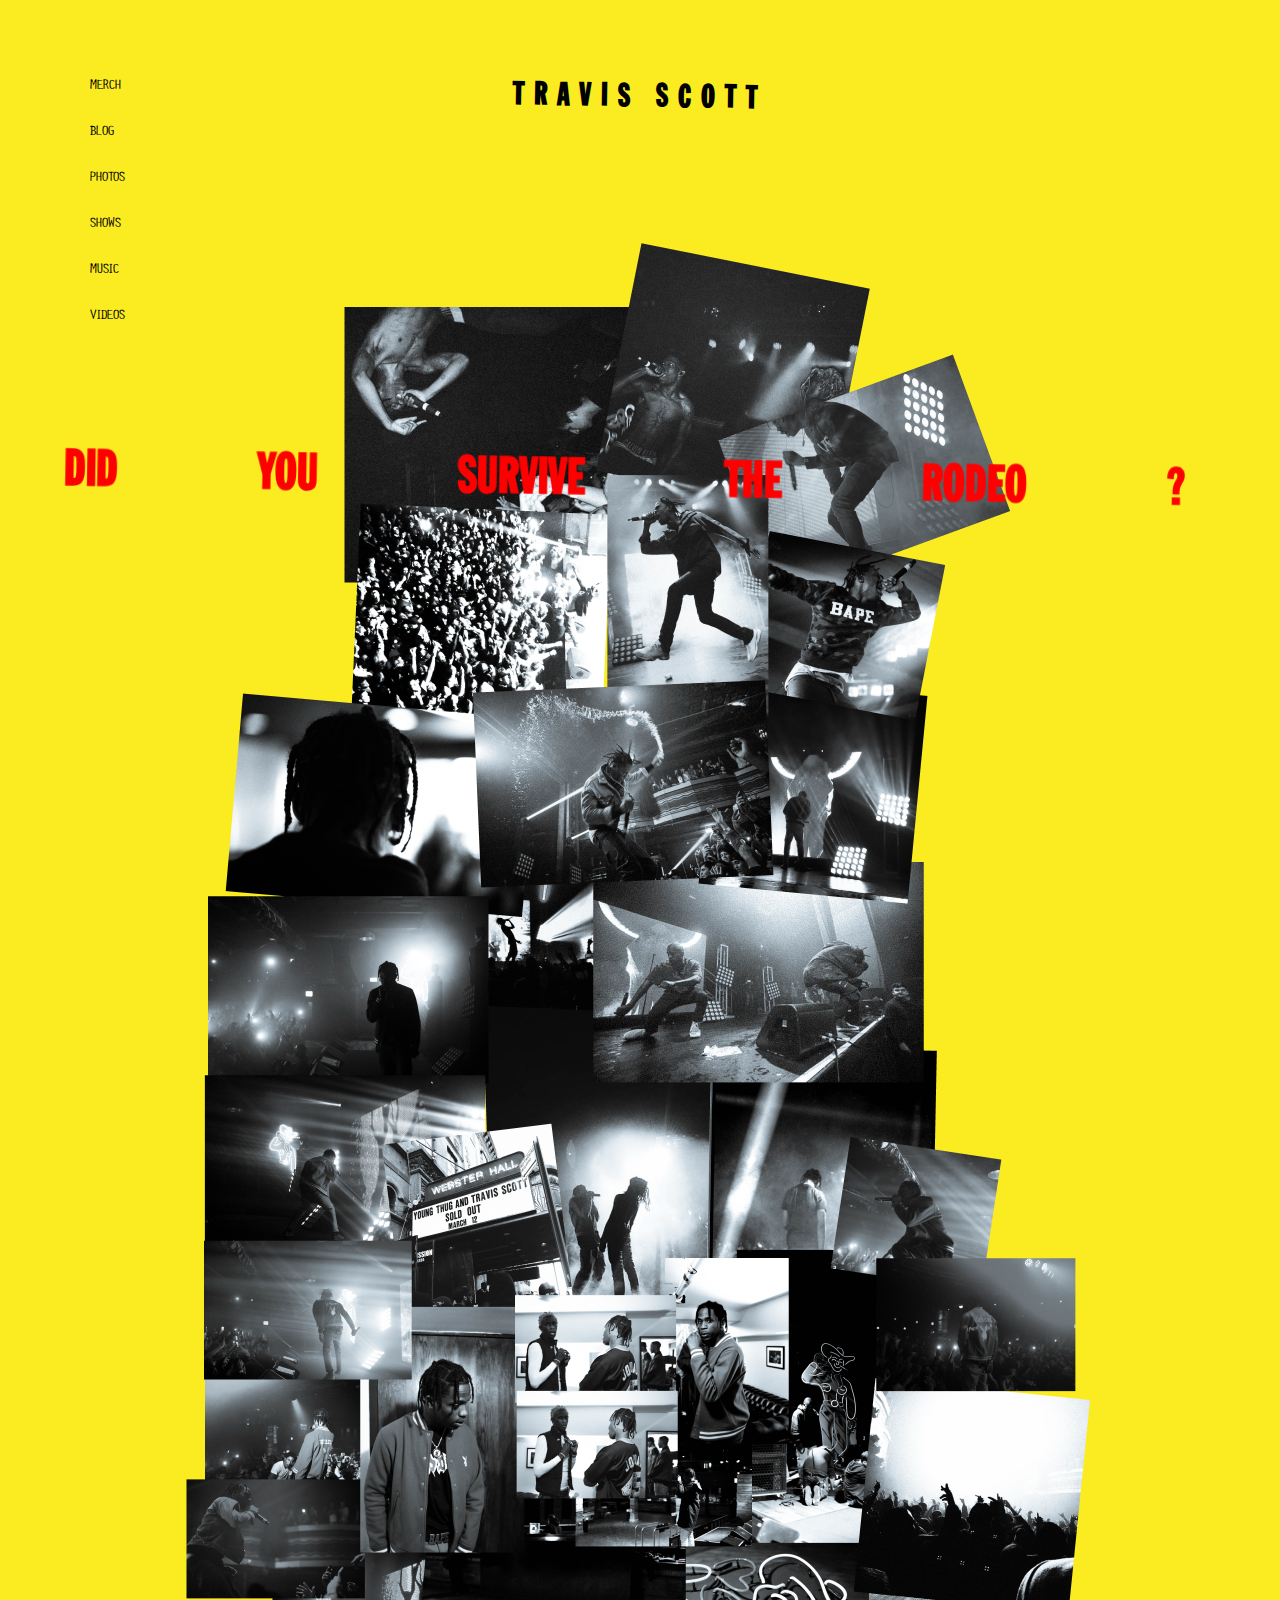
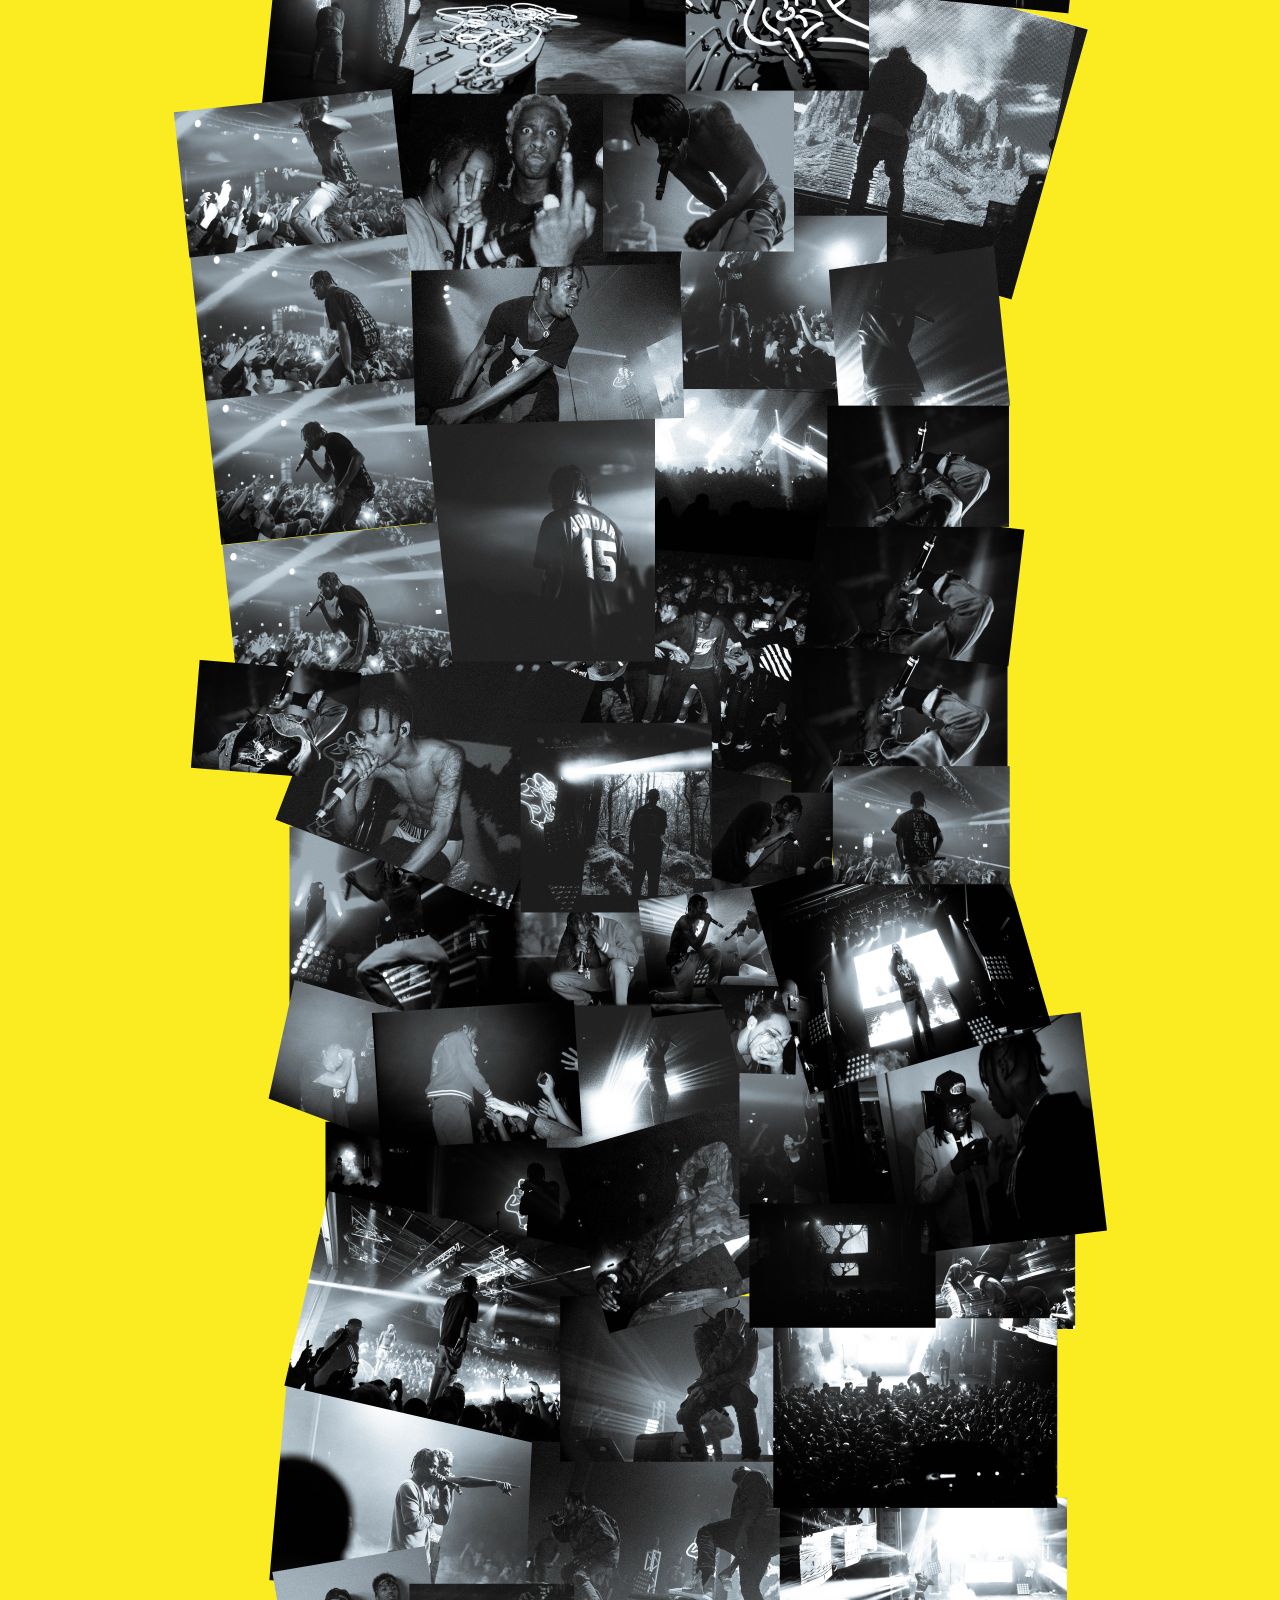
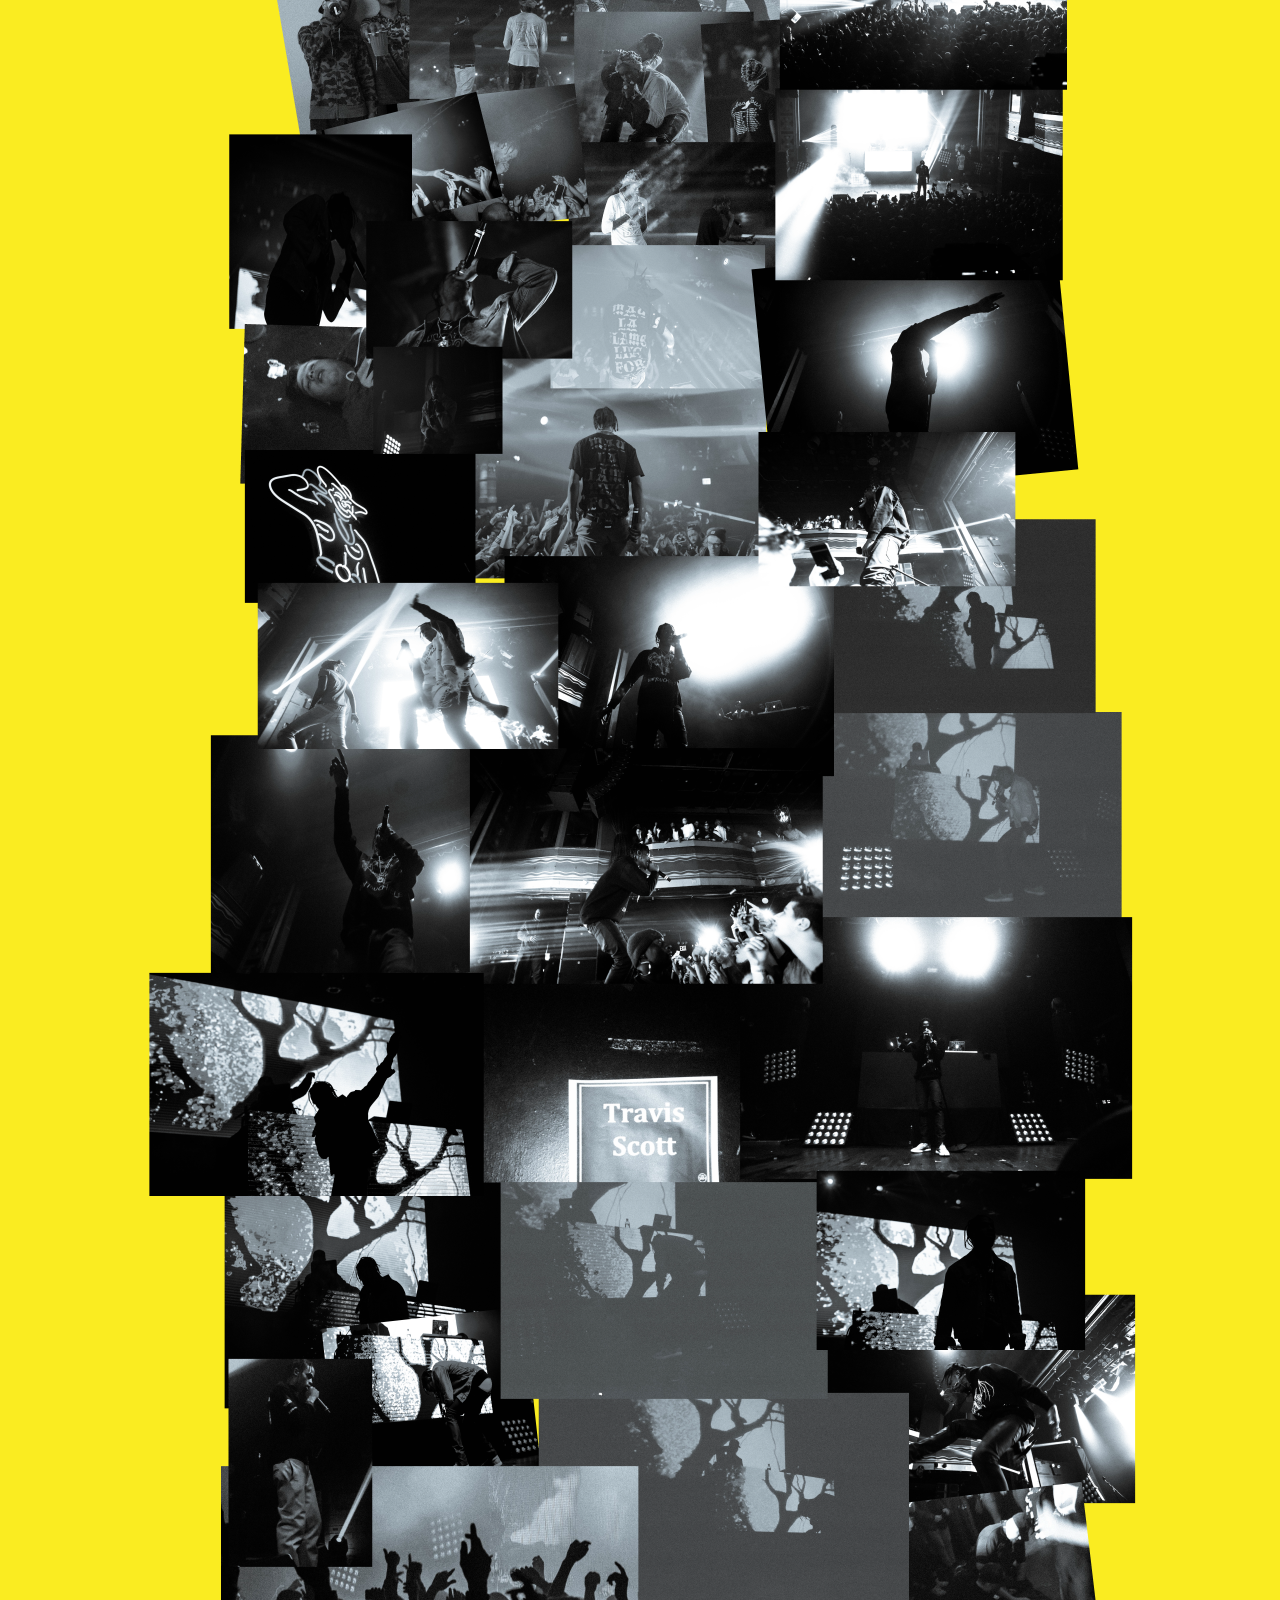
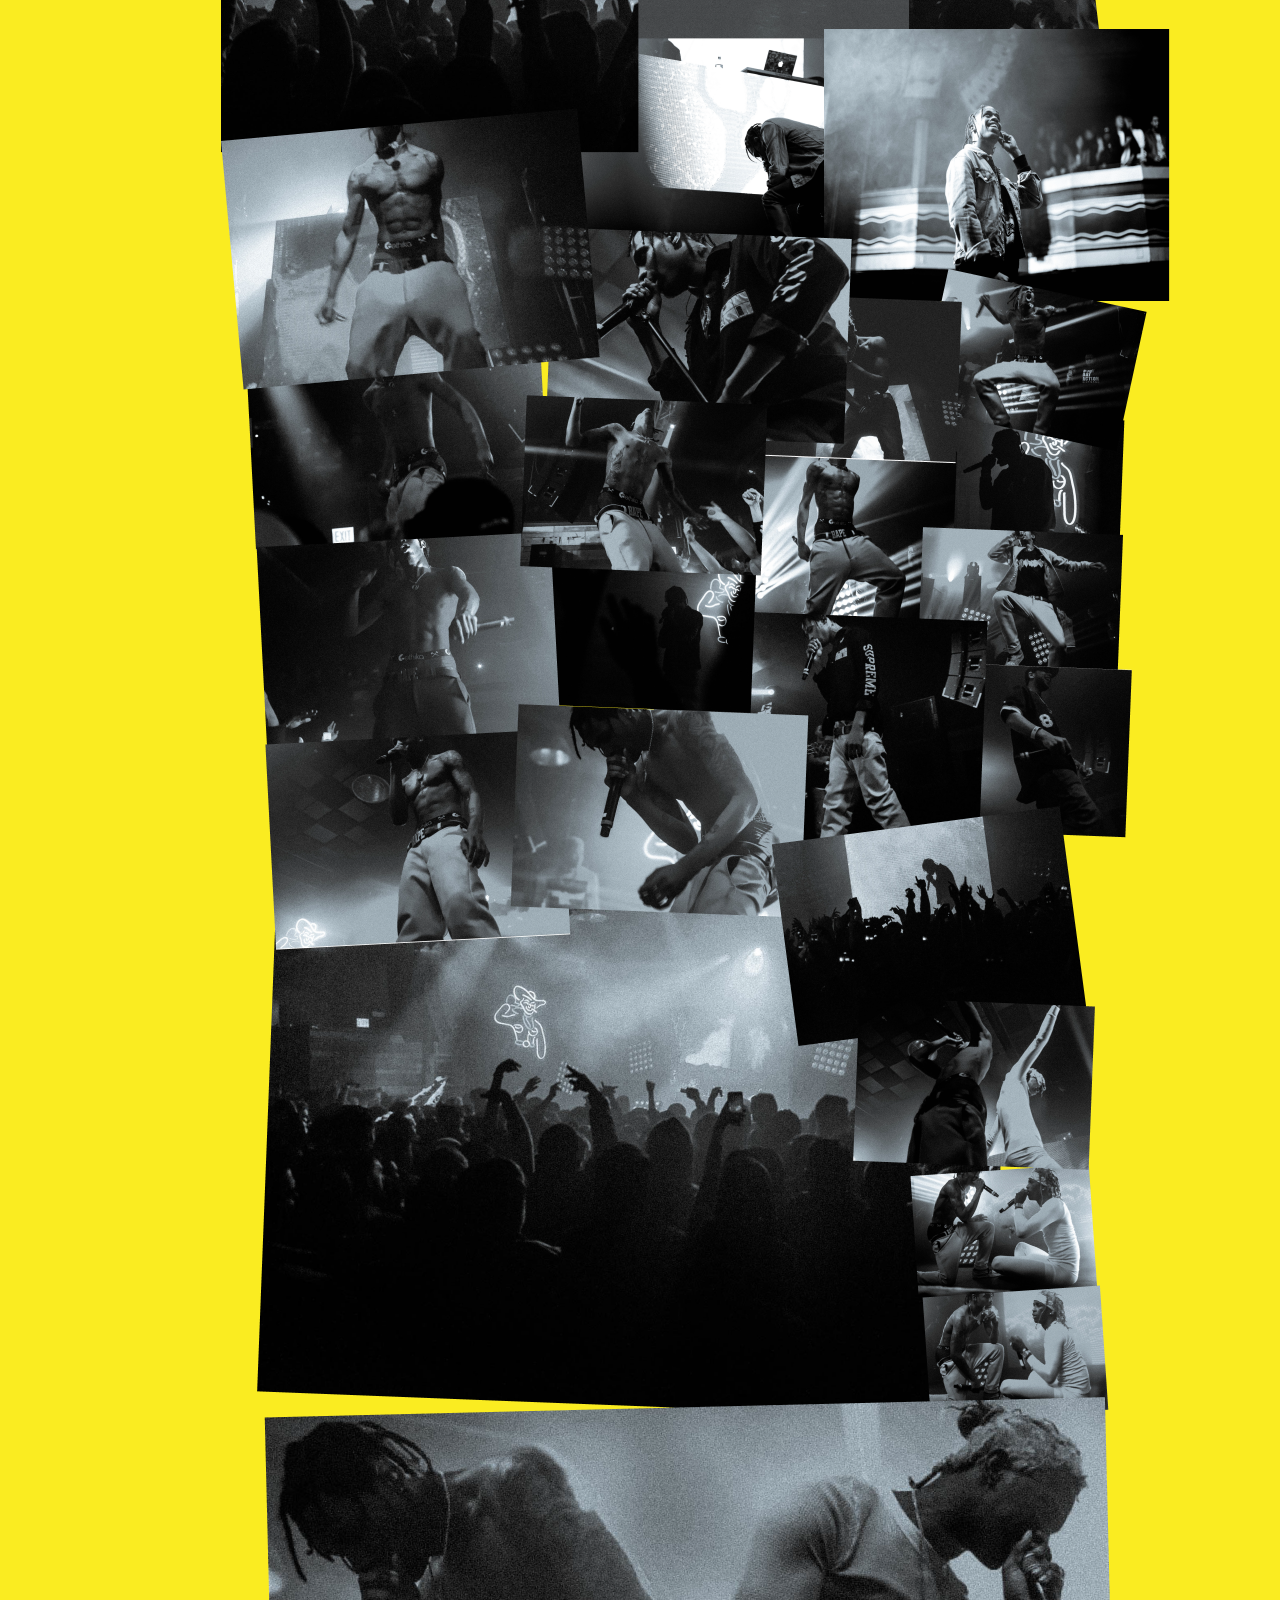
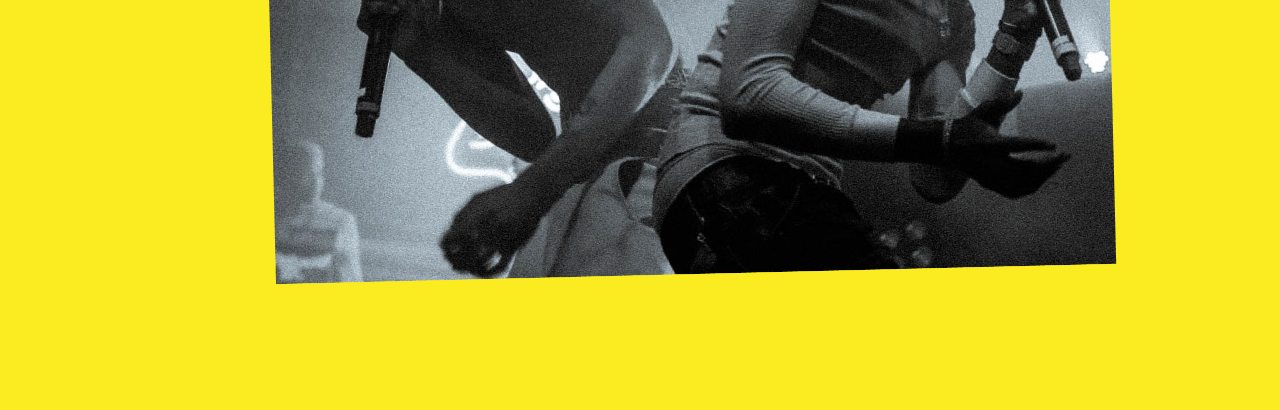
<file: index.html>
<!DOCTYPE html>
<html>
	<head>
		<meta http-equiv="Content-Type" content="text/html; charset=UTF-8" />
		<meta content="Ezra Miller" name="author" />
		<meta content="Travis Scott Official Website" name="description" />
		<meta content="Travis Scott" property="og:title" />
		<meta content="Travis Scott Official Website" property="og:description" />
		<meta content="http://www.travisscott.com" property="og:url" />
		<meta content="Travis Scott" property="og:site_name" />
		<meta content="http://travisscott.com/img/fb.png" property="og:image" />
		<title>Travis Scott</title>
		<meta name="viewport" content="width=device-width, initial-scale=1.0, maximum-scale=1.0, user-scalable=no" />
		<link rel="stylesheet" href="css/normalize.css">
		<link rel="stylesheet" href="css/3.css">
		<link rel="icon" href="tsimages/favicon.ico" type="image/x-icon" />
		<script src="js/vendor/modernizr-2.6.2.min.js"></script>
		<script src="js/vendor/pace.min.js"></script>
		<style>
		</style>
	</head>
	<body>
		<div class="no-overflow">
			<div class="header-container">
				<h1 class="header"><a id="home" href="main.html">TRAVIS SCOTT</a></h1>
				<a id="back-button" href="main.html">&#60;</a>
			</div>
			<div class="nav-container">
				<ul id="nav">
					<li><a href="http://travisscott.myshopify.com/">MERCH</a></li>
					<li><a href="http://travis-x.tumblr.com">BLOG</a></li>
					<li><a id="photos" href="photos.html">PHOTOS</a></li>
					<h1 id="did-you-mobile">
						DID
						&nbsp;&nbsp;&nbsp;&nbsp;
						YOU
						&nbsp;&nbsp;&nbsp;&nbsp;
						SURVIVE
						&nbsp;&nbsp;&nbsp;&nbsp;
						THE
						&nbsp;&nbsp;&nbsp;&nbsp;
						RODEO
						&nbsp;&nbsp;&nbsp;&nbsp;
						?
					</h1>
					<li><a id="shows" href="shows.html">SHOWS</a></li>
					<li><a id="music" href="music.html">MUSIC</a></li>
					<li><a id="videos" href="videos.html">VIDEOS</a></li>
				</ul>

			</div>
			<div id="main">		
			</div>
			<!-- <a href="" id="menu-button">MENU</a> -->
			<!-- <img src="img/bigtourimage-3.png" alt=""> -->


			<!-- <footer>MADE BY <a href="http://ezramiller.biz/">EZRA</a></footer> -->
		</div>

		<script>
		var nav = document.getElementById("nav");
		var back_button = document.getElementById("back-button");
		var home = document.getElementById("home");
		var main = document.getElementById("main");
		var did_you_mobile = document.getElementById("did-you-mobile");
		var videos = document.getElementById("videos");
		var music = document.getElementById("music");
		var photos = document.getElementById("photos");
		var shows = document.getElementById("shows");
		var firstLoad = true;
		setupHistoryClicks();
		function setupHistoryClicks() {
		  addClicker(videos);
		  addClicker(music);
		  addClicker(photos);
		  addClicker(shows);
		  addClicker(back_button);
		  addClicker(home);
		}
		function addClicker(link) {
		  link.addEventListener("click", function(e) {
		    swapContent(link.href);
		    history.pushState(null, null, link.href);
		    e.preventDefault();
		  }, false);
		}

		function swapContent(href, callback) {
		  var req = new XMLHttpRequest();
		  req.open("GET",
		           "http://ezmill.github.io/travis2/templates/" +
		             href.split("/").pop(),
		           false);
			req.send(null);
		    if (req.status == 200) {
		    	if(window.innerWidth >= 701 || firstLoad){
				    main.innerHTML = req.responseText;
				    firstLoad = false;
		    	} else {
				    main.innerHTML = req.responseText;
				    back_button.style.display = "inline";
    		    	if(href == "http://ezmill.github.io/travis2/main.html"){ //to-do
					    nav.style.display = "block";
    				    back_button.style.display = "none";
			    	} else {
					    nav.style.display = "none";
			    	}
		    	}

			    setupHistoryClicks();
		    return true;
		  }
		  return false;
		}
		// back_button.addEventListener("click", function(e){
		// 	firstLoad = true;
		// 	// swapContent("images.html");
		//     history.pushState(null, null, "images.html");

		// })
		window.addEventListener("popstate", function(e) {
		    swapContent(location.pathname);
		});

		window.addEventListener("resize", function(e){
			if(back_button.style.display == "inline" && window.innerWidth>=700){
				back_button.style.display = "none";
			}
			if(nav.style.display == "none" && window.innerWidth>=700){
				nav.style.display = "block";
			}

		});

		document.body.onload = function(e){
			swapContent("main.html");
		    history.pushState(null, null, "main.html");
		    // e.preventDefault();
		}


		</script>
		<script>
		  (function(i,s,o,g,r,a,m){i['GoogleAnalyticsObject']=r;i[r]=i[r]||function(){
		  (i[r].q=i[r].q||[]).push(arguments)},i[r].l=1*new Date();a=s.createElement(o),
		  m=s.getElementsByTagName(o)[0];a.async=1;a.src=g;m.parentNode.insertBefore(a,m)
		  })(window,document,'script','//www.google-analytics.com/analytics.js','ga');

		  ga('create', 'UA-61497885-1', 'auto');
		  ga('send', 'pageview');

		</script>
	</body>
</html>
</file>
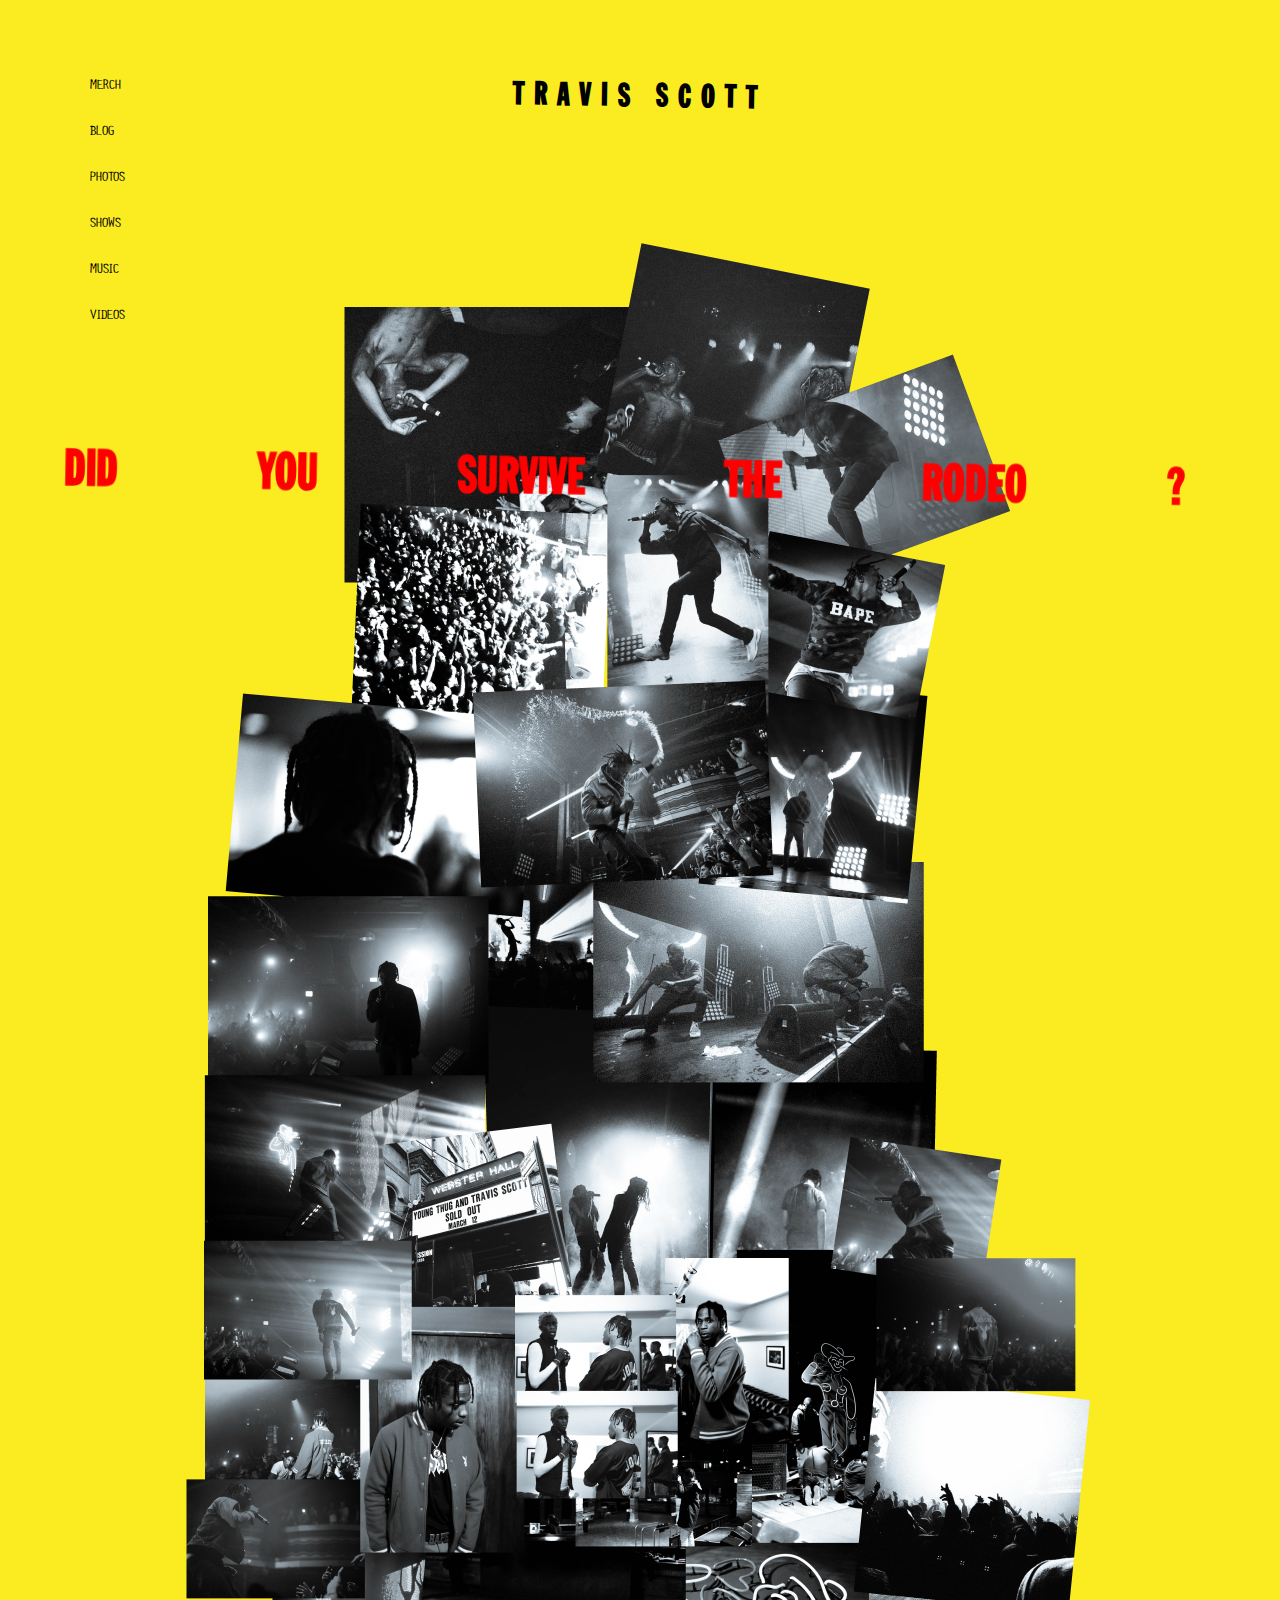
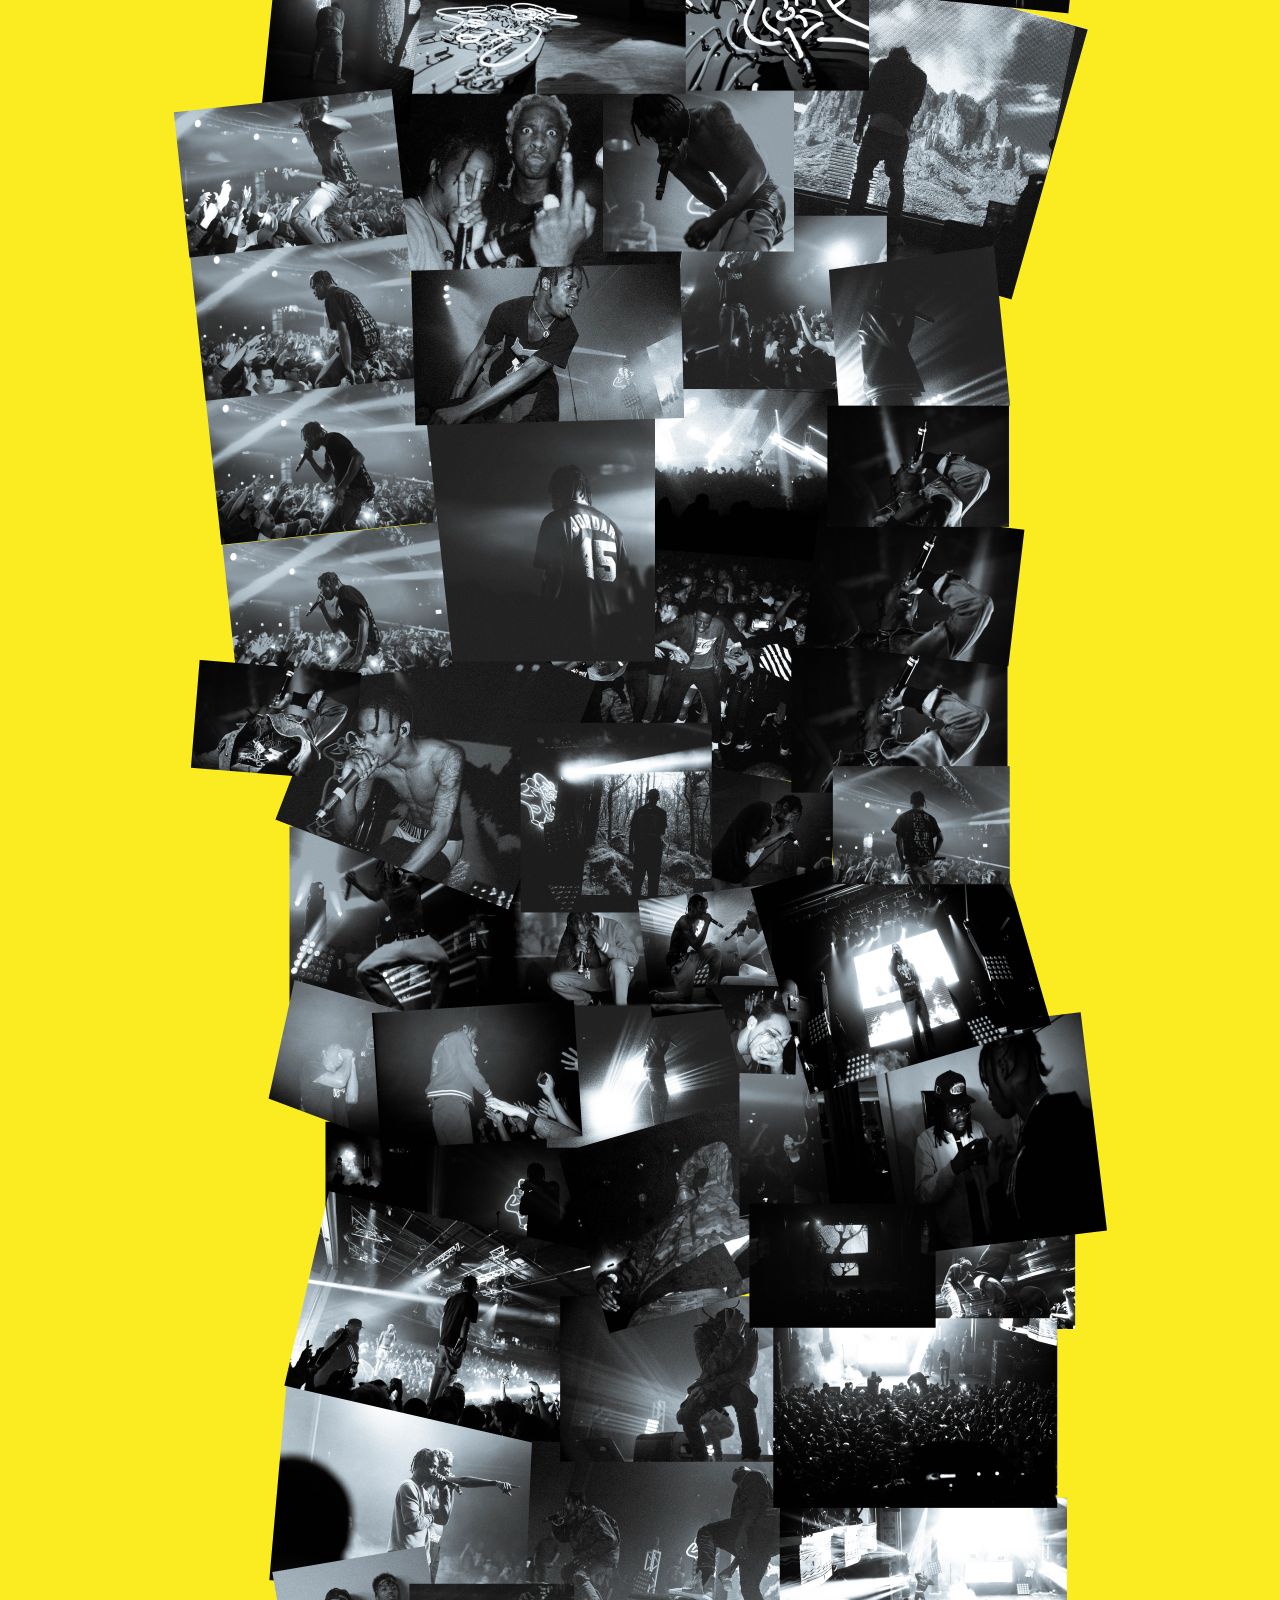
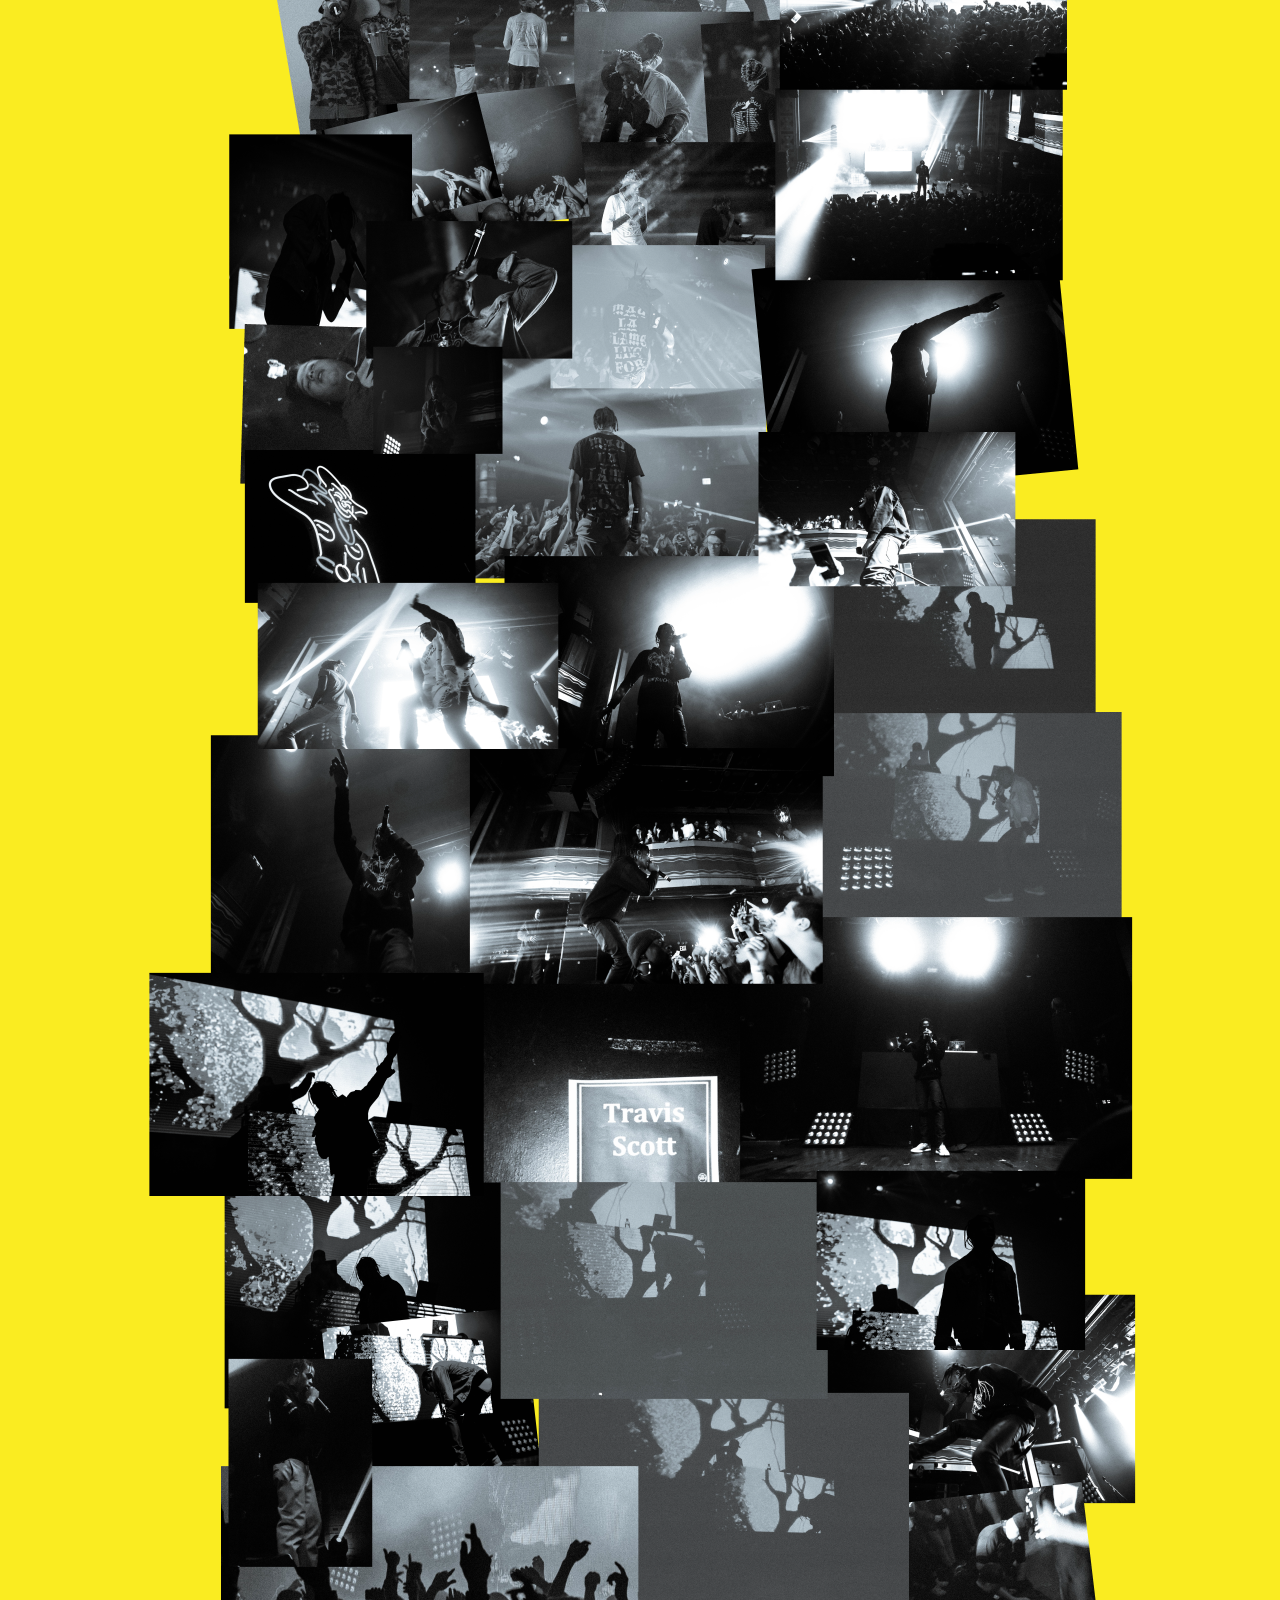
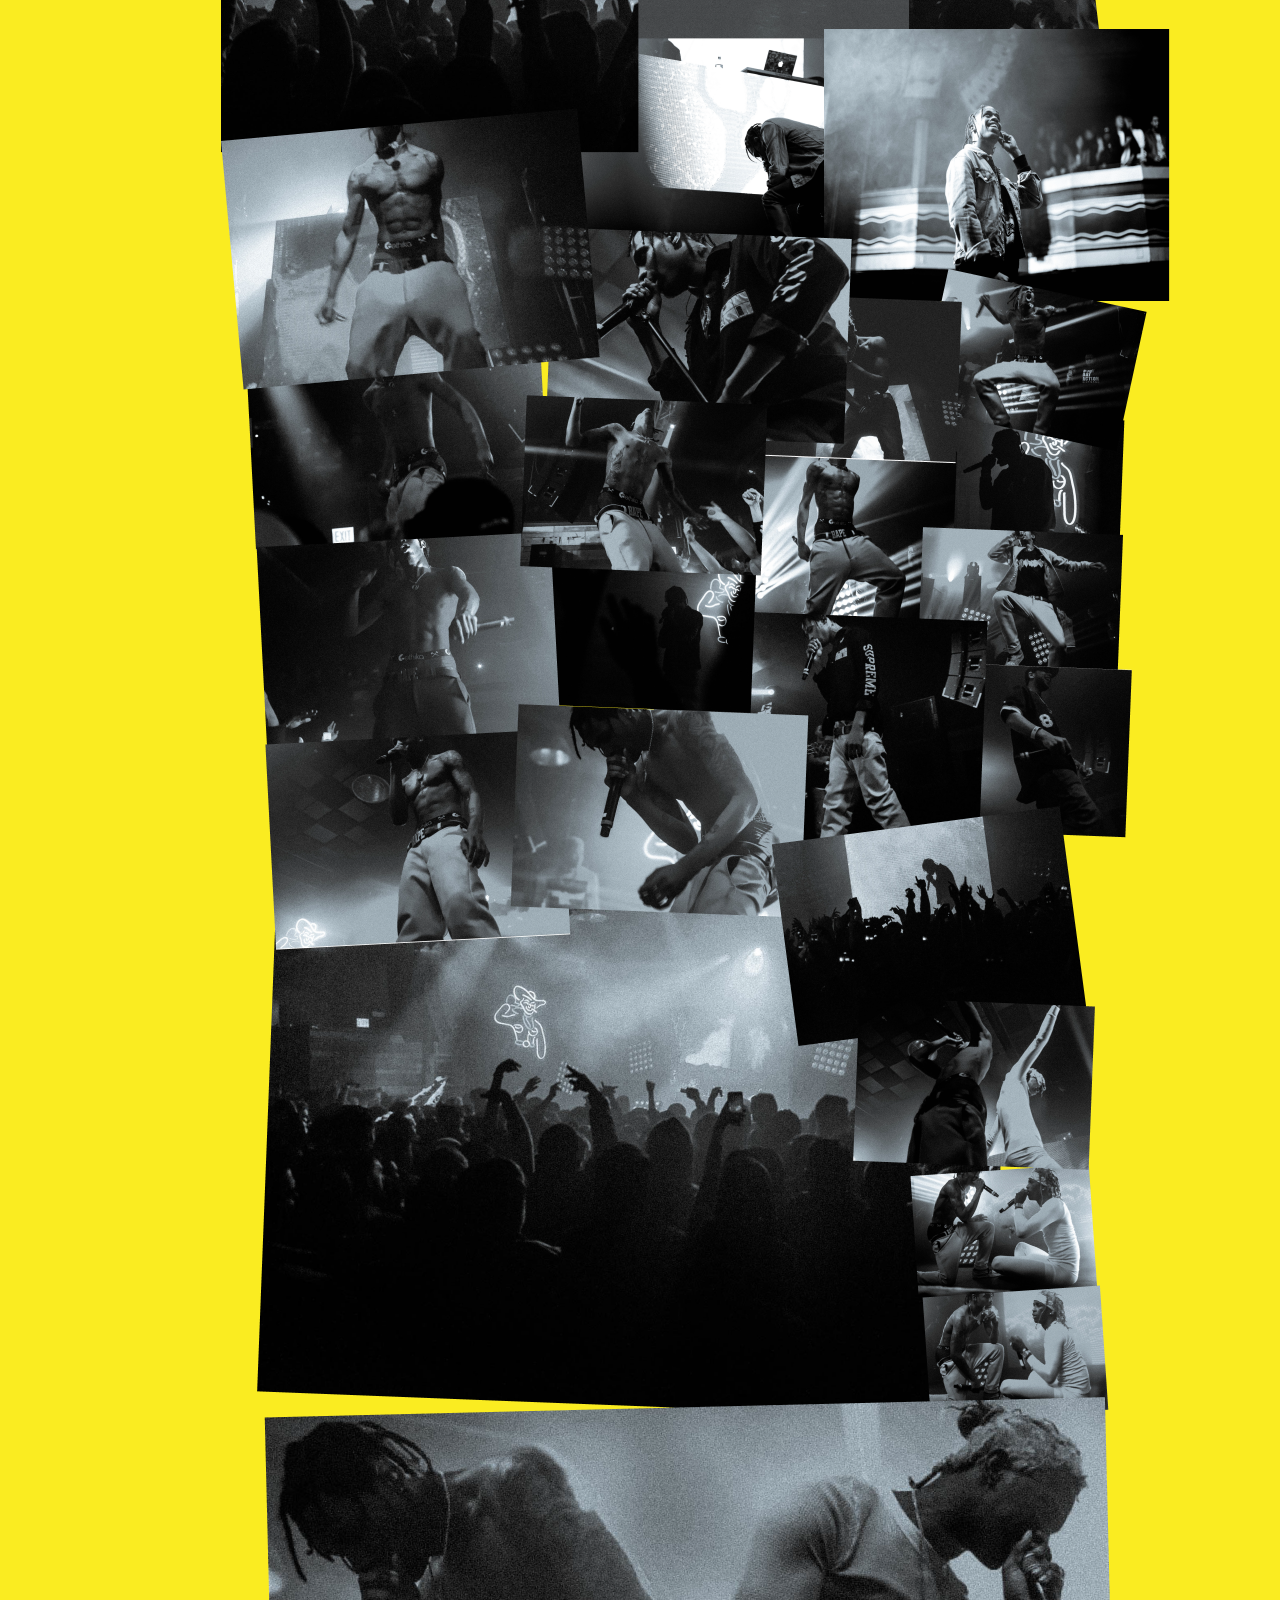
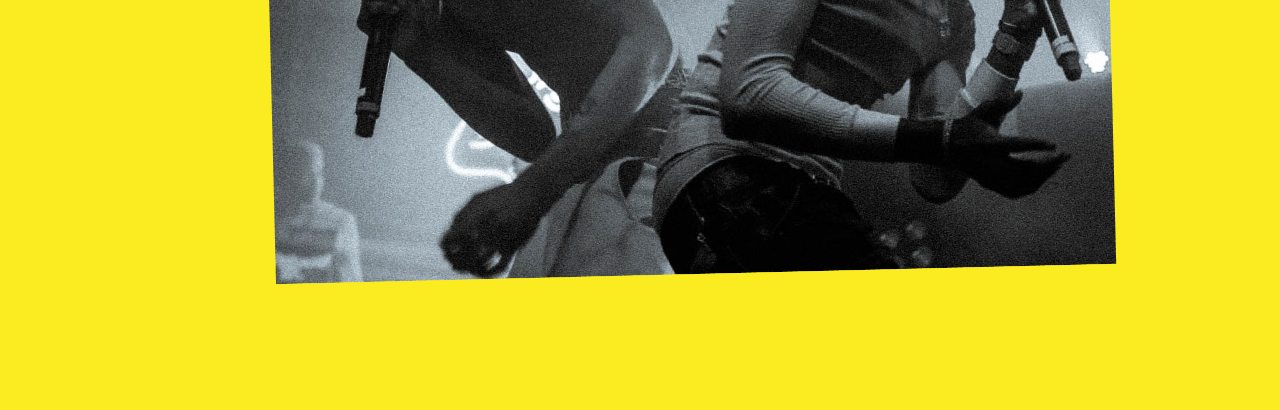
<file: 2.html>
<!DOCTYPE html>
<html>
	<head>
		<meta http-equiv="Content-Type" content="text/html; charset=UTF-8" />
		<meta content="Ezra Miller" name="author" />
		<meta content="Travis Scott Official Website" name="description" />
		<meta content="Travis Scott" property="og:title" />
		<meta content="Travis Scott Official Website" property="og:description" />
		<meta content="http://www.travisscott.com" property="og:url" />
		<meta content="Travis Scott" property="og:site_name" />
		<meta content="http://travisscott.com/img/fb.png" property="og:image" />
		<title>Travis Scott</title>
		<meta name="viewport" content="width=device-width, initial-scale=1.0, maximum-scale=1.0, user-scalable=no" />
		<link rel="stylesheet" href="css/normalize.css">
		<link rel="stylesheet" href="css/2.css">
		<link rel="icon" href="tsimages/favicon.ico" type="image/x-icon" />
		<script src="js/vendor/modernizr-2.6.2.min.js"></script>
		<script src="js/vendor/jquery-1.11.2.js"></script>
		<style>
		</style>
	</head>
	<body>
		<div class="no-overflow">
			<ul class="nav">
				<li><a href="http://travisscott.myshopify.com/">MERCH</a></li>
				<li><a href="http://travis-x.tumblr.com">BLOG</a></li>
				<li><a id="photos" href="#photos">PHOTOS</a></li>
				<li><a id="shows" href="#shows">SHOWS</a></li>
				<li><a id="music" href="#music">MUSIC</a></li>
				<li><a id="videos" href="#videos">VIDEOS</a></li>
			</ul>
			<!-- <a href="" id="menu-button">MENU</a> -->
				<ul class="mobile-nav">
					<li><a href="http://travisscott.myshopify.com/">MERCH</a></li>
					<li><a href="http://travis-x.tumblr.com">BLOG</a></li>
					<li><a id="photos-mobile" href="#photos">PHOTOS</a></li>
								<h1 class="did-you-mobile">
					DID
					&nbsp;&nbsp;&nbsp;&nbsp;
					YOU
					&nbsp;&nbsp;&nbsp;&nbsp;
					SURVIVE
					&nbsp;&nbsp;&nbsp;&nbsp;
					THE
					&nbsp;&nbsp;&nbsp;&nbsp;
					RODEO
					&nbsp;&nbsp;&nbsp;&nbsp;
					?
				</h1>
					<li><a id="shows-mobile" href="#shows">SHOWS</a></li>
					<li><a id="music-mobile" href="#music">MUSIC</a></li>
					<li><a id="videos-mobile" href="#videos">VIDEOS</a></li>
				</ul>			


			<h1 class="header"><a id="home" href="">TRAVIS SCOTT</a></h1>
			<a class="back-button" href="#">&#60;</a>
			<div class="red-container">
				<h1 class="did-you">
					DID
					&nbsp;&nbsp;&nbsp;&nbsp;&nbsp;&nbsp;&nbsp;&nbsp;&nbsp;&nbsp;&nbsp;&nbsp;
					YOU
					&nbsp;&nbsp;&nbsp;&nbsp;&nbsp;&nbsp;&nbsp;&nbsp;&nbsp;&nbsp;&nbsp;&nbsp;
					SURVIVE
					&nbsp;&nbsp;&nbsp;&nbsp;&nbsp;&nbsp;&nbsp;&nbsp;&nbsp;&nbsp;&nbsp;&nbsp;
					THE
					&nbsp;&nbsp;&nbsp;&nbsp;&nbsp;&nbsp;&nbsp;&nbsp;&nbsp;&nbsp;&nbsp;&nbsp;
					RODEO
					&nbsp;&nbsp;&nbsp;&nbsp;&nbsp;&nbsp;&nbsp;&nbsp;&nbsp;&nbsp;&nbsp;&nbsp;
					?
				</h1>
			</div>
			<div class="coming-soon">
				<p>COMING SOON</p>
			</div>
			<!-- <img src="img/bigtourimage-3.png" alt=""> -->
			<img class="first" src="img/new/1.png" alt="">
			<img src="img/new/2.png" alt="">
			<img src="img/new/3.png" alt="">
			<img src="img/new/4.png" alt="">
			<img src="img/new/5.png" alt="">
			<img src="img/new/6.png" alt="">
			<img src="img/new/7.png" alt="">
			<img src="img/new/8.png" alt="">
			<img src="img/new/9.png" alt="">
			<div class="videos">
				<iframe width="560" height="315" src="https://www.youtube.com/embed/RH9kl6XZixo" frameborder="0" allowfullscreen></iframe>
				<iframe width="560" height="315" src="https://www.youtube.com/embed/dY5F5EsQwqE" frameborder="0" allowfullscreen></iframe>
				<iframe width="560" height="315" src="https://www.youtube.com/embed/X4MSlFq8bNI" frameborder="0" allowfullscreen></iframe>
			</div>			
			<div class="music">
				<iframe width="45%" height="450" scrolling="no" frameborder="no" src="https://w.soundcloud.com/player/?url=https%3A//api.soundcloud.com/users/40174345&amp;color=ff5500&amp;auto_play=false&amp;hide_related=false&amp;show_comments=true&amp;show_user=true&amp;show_reposts=false"></iframe>
			</div>
			<!-- <footer>MADE BY <a href="http://ezramiller.biz/">EZRA</a></footer> -->
		</div>

		<script>
			// var menu = document.getElementById("menu-button");
			// var count = 0;
			// menu.addEventListener("click", function(e){
			// 	e.preventDefault();
			// 	// offscreen = document.getElementById("offscreen");
			// 	// offscreen.

			// 	if(count%2 ==0){
			// 		$("body").animate({ left: "50vw" }, "fast");
			// 		$(".did-you").animate({ left: "50vw" }, "fast");
			// 		$("body").css("overflow", "hidden");
			// 	} else{
			// 		$("body").animate({ left: "0" }, "fast");
			// 		$(".did-you").animate({ left: "0" }, "fast");
			// 		$("body").css("overflow", "auto");
			// 	}
			// 	count++;
			// });
			$("#photos, #shows").click(function(e){
				e.preventDefault();
				$(".music, .videos").hide();
				$("li a").css("text-decoration", "none");
				$(this).css("text-decoration", "underline");
				$("img").hide();
				$(".videos").hide();
				$(".did-you").hide();
				$(".coming-soon").show();
			})
			$("#photos-mobile, #shows-mobile").click(function(e){
				e.preventDefault();
				// $(this).css("text-decoration", "underline");
				// $("img").hide();
				$(".music, .videos").hide();
				$(".mobile-nav").css("display", "none");
				// $(this).css("text-decoration", "underline");
				$("img").hide();
				$(".videos").hide();
				$(".did-you-mobile").hide();
				$(".coming-soon").show();
			})
			$("#videos").click(function(e){
				e.preventDefault();
				window.history.pushState("object or string","Title", "../../../videos");

				// $(this).css("text-decoration", "underline");
				// $("img").hide();
				$(".music, .coming-soon").hide();
				$("li a").css("text-decoration", "none");
				$(this).css("text-decoration", "underline");
				// $(this).css("text-decoration", "underline");
				$("img").hide();
				$(".did-you").hide();
				$(".videos").show();
			})

			$("#videos-mobile").click(function(e){
				e.preventDefault();
				$(".music, .coming-soon").hide();
				// $(this).css("text-decoration", "underline");
				// $("img").hide();
				// $(".mobile-nav li a").css("text-decoration", "none");
				// $(this).css("text-decoration", "underline");
				$(".mobile-nav").css("display", "none");
				// $(".nav").css("display", "none");
				// $(this).css("text-decoration", "underline");
				$("img").hide();
				$(".did-you-mobile").hide();
				$(".videos").show();
			})
			$("#music").click(function(e){
				e.preventDefault();
				$(".videos, .coming-soon").hide();
				// $(this).css("text-decoration", "underline");
				// $("img").hide();
				$("li a").css("text-decoration", "none");
				$(this).css("text-decoration", "underline");
				// $(this).css("text-decoration", "underline");
				$("img").hide();
				$(".did-you").hide();
				$(".music").show();
			})
			$("#music-mobile").click(function(e){
				e.preventDefault();
				$(".videos, .coming-soon").hide();
				// $(this).css("text-decoration", "underline");
				// $("img").hide();
				// $(".mobile-nav li a").css("text-decoration", "none");
				// $(this).css("text-decoration", "underline");
				$(".mobile-nav").css("display", "none");
				// $(".nav").css("display", "none");
				// $(this).css("text-decoration", "underline");
				$("img").hide();
				$(".did-you-mobile").hide();
				$(".music").show();
			})

			$("#music-mobile, #videos-mobile, #shows-mobile, #photos-mobile").click(function(e){
				e.preventDefault();
				$(".back-button").show();
			});
			$(".back-button").click(function(e){
				e.preventDefault();
				$(".videos, .coming-soon, .music").hide();
				$(".mobile-nav, .did-you-mobile, img").show();
				$(".back-button").hide();
			})


			$(window).on('hashchange', function(e) {
			  console.log(e);
			});
			// $("#home").click(function(e){
			// 	e.preventDefault();
			// 	if($(".mobile-nav").css("display") == "none"){
			// 		$(".did-you, .nav, img").show();
			// 		$(".music, .coming-soon, .videos, .mobile-nav, .did-you-mobile").hide();
			// 		$("li a").css("text-decoration", "none");
			// 	} else {
			// 		$(".did-you-mobile, .mobile-nav, img").show();
			// 		$(".music, .coming-soon, .videos, .nav, .did-you").hide();
			// 		$("li a").css("text-decoration", "none");
			// 	}
			// })

			$(document).ready(function() {
			    // run test on initial page load
			    checkSize();

			    // run test on resize of the window
			    $(window).resize(checkSize);
			});

			function checkSize(){
				if ($(".nav").css("display") == "none" ){
					$("img").show();
					$(".coming-soon").hide();
					$(".videos").hide();
					$(".music").hide();
					$("#photos, #shows, #videos, #music").css("text-decoration", "none");
					$(".mobile-nav").show();
					$(".did-you-mobile").show();
				}
				// if ($(".nav").css("display") == "block" ){
				// 	$("img").show();
				// 	$(".coming-soon").hide();
				// 	$(".videos").hide();
				// 	$(".music").hide();
				// 	$("#photos, #shows, #videos, #music").css("text-decoration", "none");
				// 	$(".nav").show();
				// }
			}


		</script>
		<script>
  (function(i,s,o,g,r,a,m){i['GoogleAnalyticsObject']=r;i[r]=i[r]||function(){
  (i[r].q=i[r].q||[]).push(arguments)},i[r].l=1*new Date();a=s.createElement(o),
  m=s.getElementsByTagName(o)[0];a.async=1;a.src=g;m.parentNode.insertBefore(a,m)
  })(window,document,'script','//www.google-analytics.com/analytics.js','ga');

  ga('create', 'UA-61497885-1', 'auto');
  ga('send', 'pageview');

</script>
	</body>
</html>
</file>
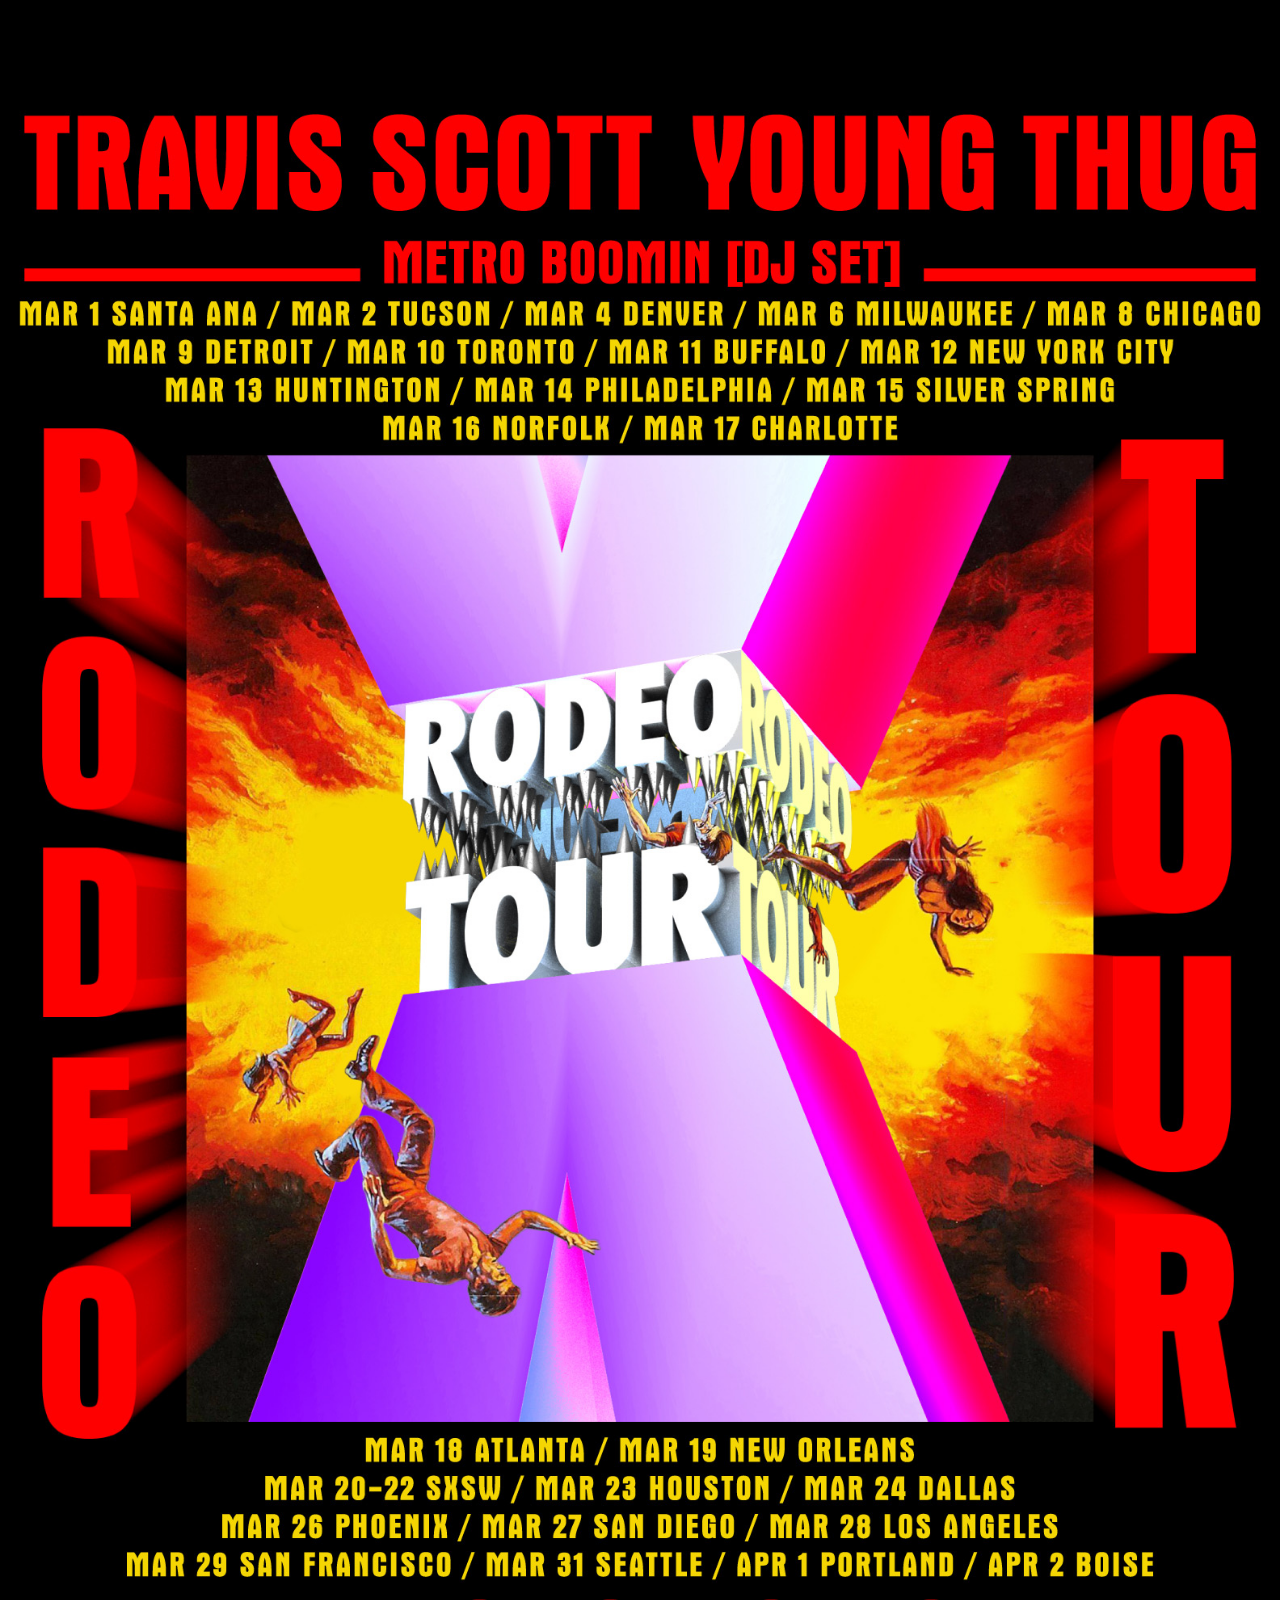
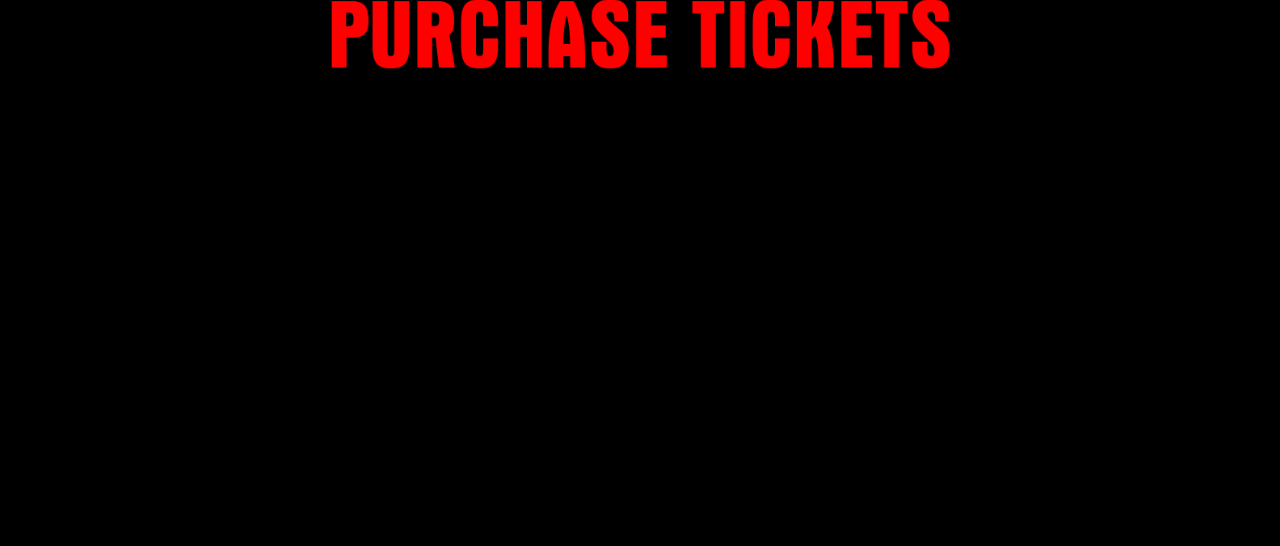
<file: index1.html>
<!DOCTYPE html>
<html>
	<head>
		<meta http-equiv="Content-Type" content="text/html; charset=UTF-8" />
		<meta content="Ezra Miller" name="author" />
		<meta content="Travis Scott Official Website" name="description" />
		<meta content="Travis Scott" property="og:title" />
		<meta content="Travis Scott Official Website" property="og:description" />
		<meta content="http://www.travisscott.com" property="og:url" />
		<meta content="Travis Scott" property="og:site_name" />
		<title>Travis Scott</title>
		<meta name="viewport" content="width=device-width, initial-scale=1 minimal-ui">
		<link rel="stylesheet" href="css/normalize.css">
		<link rel="stylesheet" href="css/main.css">
		<link rel="icon" href="tsimages/favicon.ico" type="image/x-icon" />
		<script src="js/vendor/modernizr-2.6.2.min.js"></script>
		<style>
		</style>
	</head>
	<body>
		<div class="">
			<div class="poster-div">
				<div id="opaque">
					<div id="black-bg"></div>
					<div class="tour-text">
						<div id="exit-button">
							<a href=""><span class="og-close"></span></a>
						</div>
						<div class="tour-dates-div">
							<img id="dates" class="tour-dates undraggable" src="img/TOURDATES-new-2.png" alt="">
							<img src="img/tourdate-stack-new-2.png" alt="" id="dates-stack" class="tour-dates undraggable">
							<div class="date-link-container">
								<!-- 								<div class="half date-link atlanta-but-charlotte">
										<a target="_blank" href="http://www.ticketmaster.com/event/0E004E3A12D1CB87"><div class="half-test"></div></a>
								</div> -->
								<!-- 								<div class="half date-link santa-ana">
										<a target="_blank" href="http://www.ticketweb.com/t3/sale/SaleEventDetail?dispatch=loadSelectionData&amp;eventId=5622925&amp;pl=observatory"><div class="half-test"></div></a>
								</div> -->
								<div class="half date-link atlanta">
									<a target="_blank" href="http://www.ticketmaster.com/event/0E004E37FA691C3B "><div class="half-test"></div></a>
								</div>
								<div class="half date-link santa-ana-but-tucson">
									<a target="_blank" href="https://www.ticketfly.com/purchase/event/772729?utm_medium=bks"><div class="half-test"></div></a>
								</div>
								<div class="half date-link new-orleans">
									<a target="_blank" href="http://www.ticketmaster.com/event/1B004E42D8B781D5"><div class="half-test"></div></a>
								</div>
								<div class="half date-link tucson-but-denver">
									<a target="_blank" href="https://tickets.axs.com/eventShopperV3.html?wr=1cf3a6f3-4e0c-4bcf-92cf-4116402584bf&amp;skin=ogden&amp;preFill=1"><div class="half-test"></div></a>
								</div>
								<div class="half date-link sxsw">
									<a target="" href=""><div class="half-test"></div></a>
								</div>
								<div class="half date-link denver-but-milwuakee">
									<a target="_blank" href="http://www.etix.com/ticket/online/performanceSearch.jsp?performance_id=6102489"><div class="half-test"></div></a>
								</div>
								<div class="half date-link presale">
									<a target="_blank" href="http://concerts.livenation.com/event/3A004E3A4B4F640E?crosssite=TM_US:1489509:475902"><div class="half-test"></div></a>
								</div>
								<div class="half date-link milwuakee-but-chicago">
									<a target="_blank" href="http://www.clubtix.com/concordmusichall/young-thug-and-travis-scott-concord-tickets-366228?p=16549"><div class="half-test"></div></a>
								</div>
								<div class="half date-link presale">
									<a target="_blank" href="http://www.ticketmaster.com/event/0C004E3BB93B5066"><div class="half-test"></div></a>
								</div>
								<div class="half date-link chicago-but-detroit">
									<a target="_blank" href="http://www.ticketmaster.com/event/08004E37070462F9"><div class="half-test"></div></a>
								</div>
								<div class="half date-link">
									<a target="_blank" href="https://www.ticketfly.com/purchase/event/773403"><div class="half-test"></div></a>
								</div>
								<div class="half date-link detroit-but-toronto">
									<a target="_blank" href="http://www.ticketmaster.ca/young-thug-and-travis-scott-toronto-ontario-03-10-2015/event/10004E37F5E48B44?artistid=1489509&amp;majorcatid=10001&amp;minorcatid=3"><div class="half-test"></div></a>
								</div>
								<div class="half date-link">
									<a target="_blank" href="http://www.ticketweb.com/t3/sale/SaleEventDetail?dispatch=loadSelectionData&amp;eventId=5622935&amp;pl=sdobservatory"><div class="half-test"></div></a>
								</div>
								<div class="half date-link toronto-but-buffalo">
									<a target="_blank" href="https://www.ticketfly.com/purchase/event/772077?utm_medium=bks"><div class="half-test"></div></a>
								</div>
								<div class="half date-link presale los-angeles">
									<a target="_blank" href="http://www.axs.com/series/1422/young-thug-travi-scott-tickets?skin=clubnokia"><div class="half-test"></div></a>
								</div>
								<div class="half date-link buffalo-but-nyc">
									<a target="_blank" href="http://bit.ly/YTandTSNYC"><div class="half-test"></div></a>
								</div>
								<div class="half date-link presale">
									<a target="_blank" href="http://www.axs.com/events/268603/travi-scott-and-young-thug-tickets"><div class="half-test"></div></a>
								</div>
								<div class="half date-link nyc-but-huntington">
									<a target="_blank" href="http://www.ticketmaster.com/venueartist/1280/1489509"><div class="half-test"></div></a>
								</div>
								<div class="half date-link seattle">
									<a target="_blank" href="http://www.axs.com/events/268735/young-thug-travis-scott-tickets?skin=showboxpresents"><div class="half-test"></div></a>
								</div>
								<div class="half date-link huntington-but-philly">
									<a target="_blank" href="https://www.ticketfly.com/purchase/event/771925?utm_medium=bks"><div class="half-test"></div></a>
								</div>
								<div class="half date-link portland">
									<a target="_blank" href="http://cascadetickets.com/event/?performer_id=5604983"><div class="half-test"></div></a>
								</div>
								
								<div class="half date-link philly-but-silver-spring">
									<a target="_blank" href="http://www.ticketmaster.com/event/15004E3B01285CD6"><div class="half-test"></div></a>
								</div>
								<div class="half date-link boise">
									<a target="_blank" href="http://www.ticketweb.com/t3/sale/SaleEventDetaildispatch=loadSelectionData&amp;eventId=5686675&amp;pl=kfid"><div class="half-test"></div></a>
								</div>
								<div class="half date-link silver-spring-but-norfol">
									<a target="_blank" href="http://www.ticketmaster.com/event/01004E37EB33B039"><div class="half-test"></div></a>
								</div>
								<div class="half date-link montreal">
									<a target="_blank" href="http://www.ticketzone.com/travisscottmtl"><div class="half-test"></div></a>
								</div>
								<div class="half date-link norfolk">
									<a target="_blank" href="http://www.ticketmaster.com/event/01004E37EB33B039"><div class="half-test"></div></a>
								</div>
								<div class="half date-link edmonton">
									<a target="_blank" href="http://www.ticketmaster.ca/event/11004E74E740B39E"><div class="half-test"></div></a>
								</div>
								<div class="half date-link charlotte">
									<a target="_blank" href="http://www.ticketmaster.com/event/0E004E3A12D1CB87"><div class="half-test"></div></a>
								</div>
								<div class="half date-link vancouver">
									<a target="_blank" href="http://bplive.electrostub.com/event.cfm?id=144809&cart"><div class="half-test"></div></a>
								</div>
							</div>
							<div class="mobile-date-link-container">
								<div class="half date-link">
									<a target="_blank" href="http://www.ticketweb.com/t3/sale/SaleEventDetail?dispatch=loadSelectionData&amp;eventId=5622925&amp;pl=observatory"><div class="half-test"></div></a>
								</div>
								<div class="half date-link">
									<a target="_blank" href="https://www.ticketfly.com/purchase/event/772729?utm_medium=bks"><div class="half-test"></div></a>
								</div>
								<div class="half date-link">
									<a target="_blank" href="https://tickets.axs.com/eventShopperV3.html?wr=1cf3a6f3-4e0c-4bcf-92cf-4116402584bf&amp;skin=ogden&amp;preFill=1"><div class="half-test"></div></a>
								</div>
								<div class="half date-link">
									<a target="_blank" href="http://www.etix.com/ticket/online/performanceSearch.jsp?performance_id=6102489"><div class="half-test"></div></a>
								</div>
								<div class="half date-link">
									<a target="_blank" href="http://www.clubtix.com/concordmusichall/young-thug-and-travis-scott-concord-tickets-366228?p=16549"><div class="half-test"></div></a>
								</div>
								<div class="half date-link presale-mobile">
									<a target="_blank" href="http://www.ticketmaster.com/event/08004E37070462F9"><div class="half-test"></div></a>
								</div>
								<div class="half date-link">
									<a target="_blank" href="http://www.ticketmaster.ca/young-thug-and-travis-scott-toronto-ontario-03-10-2015/event/10004E37F5E48B44?artistid=1489509&amp;majorcatid=10001&amp;minorcatid=3"><div class="half-test"></div></a>
								</div>
								<div class="half date-link">
									<a target="_blank" href="https://www.ticketfly.com/purchase/event/772077?utm_medium=bks"><div class="half-test"></div></a>
								</div>
								<div class="half date-link presale-mobile">
									<a target="_blank" href="http://bit.ly/YTandTSNYC"><div class="half-test"></div></a>
								</div>
								<div class="half date-link huntington">
									<a target="_blank" href="http://www.ticketmaster.com/venueartist/1280/1489509"><div class="half-test"></div></a>
								</div>
								<div class="half date-link">
									<a target="_blank" href="https://www.ticketfly.com/purchase/event/771925?utm_medium=bks"><div class="half-test"></div></a>
								</div>
								<div class="half date-link presale-mobile">
									<a target="_blank" href="http://www.ticketmaster.com/event/15004E3B01285CD6"><div class="half-test"></div></a>
								</div>
								<div class="half date-link">
									<a target="_blank" href="http://www.ticketmaster.com/event/01004E37EB33B039"><div class="half-test"></div></a>
								</div>
								<div class="half date-link presale-mobile">
									<a target="_blank" href="http://www.ticketmaster.com/event/0E004E3A12D1CB87"><div class="half-test"></div></a>
								</div>
								<div class="half date-link">
									<a target="_blank" href="http://www.ticketmaster.com/event/0E004E37FA691C3B"><div class="half-test"></div></a>
								</div>
								<div class="half date-link new-orleans">
									<a target="_blank" href="http://www.ticketmaster.com/event/1B004E42D8B781D5"><div class="half-test"></div></a>
								</div>
								<div class="half date-link">
									<a target="_blank" href=""><div class="half-test"></div></a>
								</div>
								<div class="half date-link presale-mobile">
									<a target="_blank" href="http://concerts.livenation.com/event/3A004E3A4B4F640E?crosssite=TM_US:1489509:475902"><div class="half-test"></div></a>
								</div>
								<div class="half date-link presale-mobile">
									<a target="_blank" href="http://www.ticketmaster.com/event/0C004E3BB93B5066"><div class="half-test"></div></a>
								</div>
								<div class="half date-link">
									<a target="_blank" href="https://www.ticketfly.com/purchase/event/773403"><div class="half-test"></div></a>
								</div>
								<div class="half date-link">
									<a target="_blank" href="http://www.ticketweb.com/t3/sale/SaleEventDetail?dispatch=loadSelectionData&amp;eventId=5622935&amp;pl=sdobservatory"><div class="half-test"></div></a>
								</div>
								<div class="half date-link presale-mobile los-angeles">
									<a target="_blank" href="http://www.axs.com/series/1422/young-thug-travi-scott-tickets?skin=clubnokia"><div class="half-test"></div></a>
								</div>
								<div class="half date-link presale-mobile">
									<a target="_blank" href="http://www.axs.com/events/268603/travi-scott-and-young-thug-tickets"><div class="half-test"></div></a>
								</div>
								<div class="half date-link">
									<a target="_blank" href="http://www.axs.com/events/268735/young-thug-travis-scott-tickets?skin=showboxpresents"><div class="half-test"></div></a>
								</div>
								<div class="half date-link portland">
									<a target="_blank" href="http://cascadetickets.com/event/?performer_id=5604983"><div class="half-test"></div></a>
								</div>
								<div class="half date-link boise">
									<a target="_blank" href="http://www.ticketweb.com/t3/sale/SaleEventDetaildispatch=loadSelectionData&amp;eventId=5686675&amp;pl=kfid"><div class="half-test"></div></a>
								</div>
								<div class="half date-link montreal">
									<a target="_blank" href="http://www.ticketzone.com/travisscottmtl"><div class="half-test"></div></a>
								</div>
								<div class="half date-link edmonton">
									<a target="_blank" href="http://www.ticketmaster.ca/event/11004E74E740B39E"><div class="half-test"></div></a>
								</div>
								<div class="half date-link vancouver">
									<a target="_blank" href="http://bplive.electrostub.com/event.cfm?id=144809&cart"><div class="half-test"></div></a>
								</div>
							</div>
						</div>
					</div>
				</div>
				<img id="poster" class="poster undraggable" src="img/tourposter-new.jpg" alt="">
				<div class="button-img-div">
					<a id="purchase" href="">
						<img id="tickets" src="img/button.png" alt="" class="button-img">
					</a>
					<div id="soundcloud" class="boxMusic">
					<iframe width="100%" height="450" scrolling="no" frameborder="no" src="https://w.soundcloud.com/player/?url=https%3A//api.soundcloud.com/users/40174345&amp;auto_play=true&amp;hide_related=false&amp;show_comments=true&amp;show_user=true&amp;show_reposts=false&amp;visual=true"></iframe>					</div>
				</div>
			</div>
		</div>
	</body>
	<script src="//ajax.googleapis.com/ajax/libs/jquery/1.10.2/jquery.min.js"></script>
	<script>
		document.getElementById('poster').ondragstart = function() { return false; };
		document.getElementById('tickets').ondragstart = function() { return false; };
		document.getElementById('dates').ondragstart = function() { return false; };
		document.getElementById('dates-stack').ondragstart = function() { return false; };
		$('#purchase').click(function(e){
			e.preventDefault();
			var opaque = $("#opaque");
			$({z: ~~opaque.css('zIndex')}).animate({  z: 3}, {
			step: function() {
			opaque.css('zIndex', ~~3);
			}, duration: 1});
			console.log("test");
			// opaque.style["z-index"] = 3;
			$("#black-bg").animate({ opacity: .9 }, "slow", function(){
			})
			$(".tour-text").css("display", "block");
			$("#soundcloud").animate({ opacity: 0 }, "slow", function(){
			});
			$(".tour-text").animate({opacity: 1}, "slow");
			$("body").animate({scrollTop: 0}, "slow");
		})
		$("#exit-button").click(function(e){
			e.preventDefault();
			$("#black-bg").animate({ opacity: 0 }, "slow", function(){
			});
			$(".tour-text").animate({opacity: 0}, "slow", function(){
					var opaque = $("#opaque");
					$({z: ~~opaque.css('zIndex')}).animate({  z: 0}, {
				step: function() {
				opaque.css('zIndex', ~~0);
				}, duration: 1});
				});
			$(".tour-text").css("display", "none");
			$("#soundcloud").animate({ opacity: 1 }, "slow", function(){
			});
		});
		/*$('.presale').hover(function(e){
			var dialog = document.createElement('span');
			if($(this).hasClass("los-angeles")){
				dialog.innerHTML = "PRESALE PASSWORD: SKYFALL"
			} else{
				dialog.innerHTML = "PRESALE PASSWORD: HEADLINER";
			}
			dialog.style.position = "relative";
			dialog.style.width = 100;
			dialog.style.height = 40;
			dialog.style.background = "rgba(255,0,0,1)";
			$(this).append(dialog);
		}, function(){
			$(this).find('span').remove()
		})*/
		/*$('.presale-mobile').click(function(e){
			e.preventDefault();
			var blackDiv = document.createElement("div");
			blackDiv.style.width = "100vw";
			blackDiv.style.height = "100vh";
			blackDiv.style.position = "fixed";
			blackDiv.style.top = "0";
			blackDiv.style.left = "0";
			blackDiv.style.right = "0";
			blackDiv.style.bottom = "0";
			blackDiv.style.background = "rgba(0,0,0,0.6)";
			var innerLink = $(this).find("a")[0].href;
			var continueLink = document.createElement("a");
			continueLink.href = innerLink;
			continueLink.target = "_blank";
			continueLink.style.color = "red";
			continueLink.style.background = "yellow";
			continueLink.innerHTML = "Continue to Presale Tickets";
			var contentDiv = document.createElement("div");
			contentDiv.style.position = "relative";
			contentDiv.style.top = "25%";
			contentDiv.style.margin = "auto";
			contentDiv.style["max-width"] = "400px";
			if($(this).hasClass("los-angeles")){
				$(contentDiv).append('<div style="background: red">PRESALE PASSWORD: SKYFALL</div>');
			} else{
				$(contentDiv).append('<div style="background: red">PRESALE PASSWORD: HEADLINER</div>');
			}
			$(contentDiv).append(continueLink);
			$(blackDiv).append(contentDiv);
			$('.tour-text').append(blackDiv);
			var exit = document.createElement("div");
			$("#exit-button").hide();
			$(exit).append("<a href=''><span class='og-close'></span></a></div>");
			$(exit).click(function(e){
				e.preventDefault();
				$(blackDiv).remove();
				$("#exit-button").show();
			})
			$(blackDiv).append(exit);
							
		})*/
	</script>
	<script>
		(function(i,s,o,g,r,a,m){i['GoogleAnalyticsObject']=r;i[r]=i[r]||function(){
		(i[r].q=i[r].q||[]).push(arguments)},i[r].l=1*new Date();a=s.createElement(o),
		m=s.getElementsByTagName(o)[0];a.async=1;a.src=g;m.parentNode.insertBefore(a,m)
		})(window,document,'script','//www.google-analytics.com/analytics.js','ga');
		ga('create', 'UA-58995617-1', 'auto');
		ga('send', 'pageview');
	</script>
</html>
</file>
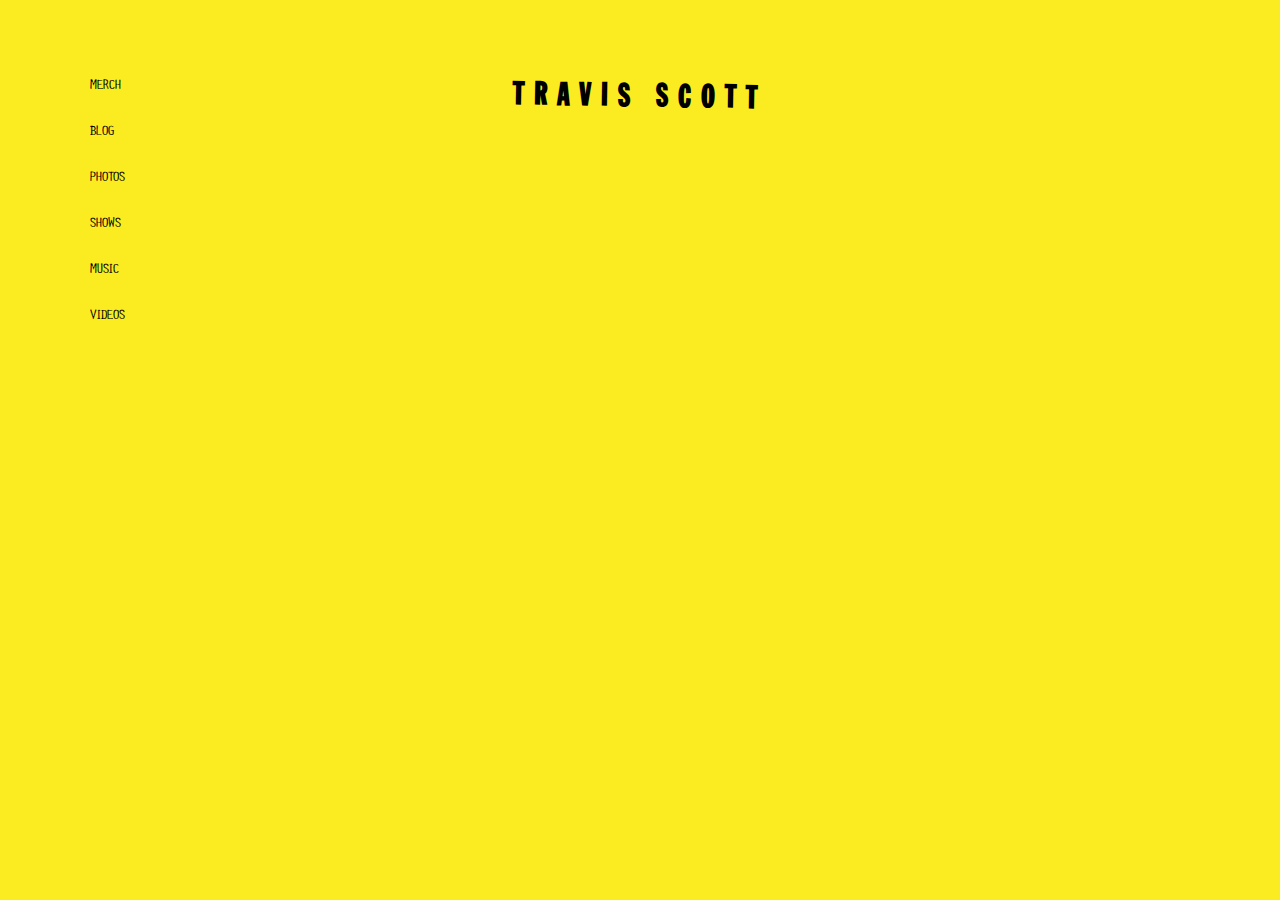
<file: music.html>
<!DOCTYPE html>
<html>
	<head>
		<meta http-equiv="Content-Type" content="text/html; charset=UTF-8" />
		<meta content="Ezra Miller" name="author" />
		<meta content="Travis Scott Official Website" name="description" />
		<meta content="Travis Scott" property="og:title" />
		<meta content="Travis Scott Official Website" property="og:description" />
		<meta content="http://www.travisscott.com" property="og:url" />
		<meta content="Travis Scott" property="og:site_name" />
		<meta content="http://travisscott.com/img/fb.png" property="og:image" />
		<title>Travis Scott</title>
		<meta name="viewport" content="width=device-width, initial-scale=1.0, maximum-scale=1.0, user-scalable=no" />
		<link rel="stylesheet" href="css/normalize.css">
		<link rel="stylesheet" href="css/3.css">
		<link rel="icon" href="tsimages/favicon.ico" type="image/x-icon" />
		<script src="js/vendor/modernizr-2.6.2.min.js"></script>
		<script src="js/vendor/pace.min.js"></script>
		<style>
		</style>
	</head>
	<body>
		<div class="no-overflow">
			<div class="header-container">
				<h1 class="header"><a id="home" href="main.html">TRAVIS SCOTT</a></h1>
				<a id="back-button" href="main.html">&#60;</a>
			</div>
			<div class="nav-container">
				<ul id="nav">
					<li><a href="http://travisscott.myshopify.com/">MERCH</a></li>
					<li><a href="http://travis-x.tumblr.com">BLOG</a></li>
					<li><a id="photos" href="photos.html">PHOTOS</a></li>
					<h1 id="did-you-mobile">
						DID
						&nbsp;&nbsp;&nbsp;&nbsp;
						YOU
						&nbsp;&nbsp;&nbsp;&nbsp;
						SURVIVE
						&nbsp;&nbsp;&nbsp;&nbsp;
						THE
						&nbsp;&nbsp;&nbsp;&nbsp;
						RODEO
						&nbsp;&nbsp;&nbsp;&nbsp;
						?
					</h1>
					<li><a id="shows" href="shows.html">SHOWS</a></li>
					<li><a id="music" href="music.html">MUSIC</a></li>
					<li><a id="videos" href="videos.html">VIDEOS</a></li>
				</ul>

			</div>
			<div id="main">		
			</div>
			<!-- <a href="" id="menu-button">MENU</a> -->
			<!-- <img src="img/bigtourimage-3.png" alt=""> -->


			<!-- <footer>MADE BY <a href="http://ezramiller.biz/">EZRA</a></footer> -->
		</div>

		<script>
		var nav = document.getElementById("nav");
		var back_button = document.getElementById("back-button");
		var home = document.getElementById("home");
		var main = document.getElementById("main");
		var did_you_mobile = document.getElementById("did-you-mobile");
		var videos = document.getElementById("videos");
		var music = document.getElementById("music");
		var photos = document.getElementById("photos");
		var shows = document.getElementById("shows");
		var firstLoad = true;
		setupHistoryClicks();
		function setupHistoryClicks() {
		  addClicker(videos);
		  addClicker(music);
		  addClicker(photos);
		  addClicker(shows);
		  addClicker(back_button);
		  addClicker(home);
		}
		function addClicker(link) {
		  link.addEventListener("click", function(e) {
		    swapContent(link.href);
		    history.pushState(null, null, link.href);
		    e.preventDefault();
		  }, false);
		}

		function swapContent(href, callback) {
		  var req = new XMLHttpRequest();
		  req.open("GET",
		           "http://ezmill.github.io/travis2/templates/" +
		             href.split("/").pop(),
		           false);
			req.send(null);
		    if (req.status == 200) {
		    	if(window.innerWidth >= 701 || firstLoad){
				    main.innerHTML = req.responseText;
				    firstLoad = false;
		    	} else {
				    main.innerHTML = req.responseText;
				    back_button.style.display = "inline";
    		    	if(href == "http://ezmill.github.io/travis2/main.html"){ //to-do
					    nav.style.display = "block";
    				    back_button.style.display = "none";
			    	} else {
					    nav.style.display = "none";
			    	}
		    	}

			    setupHistoryClicks();
		    return true;
		  }
		  return false;
		}
		// back_button.addEventListener("click", function(e){
		// 	firstLoad = true;
		// 	// swapContent("images.html");
		//     history.pushState(null, null, "images.html");

		// })
		window.addEventListener("popstate", function(e) {
		    swapContent(location.pathname);
		});

		window.addEventListener("resize", function(e){
			if(back_button.style.display == "inline" && window.innerWidth>=700){
				back_button.style.display = "none";
			}
			if(nav.style.display == "none" && window.innerWidth>=700){
				nav.style.display = "block";
			}

		});

		document.body.onload = function(e){
			swapContent("music.html");
		    history.pushState(null, null, "music.html");
		    // e.preventDefault();
		}


		</script>
		<script>
		  (function(i,s,o,g,r,a,m){i['GoogleAnalyticsObject']=r;i[r]=i[r]||function(){
		  (i[r].q=i[r].q||[]).push(arguments)},i[r].l=1*new Date();a=s.createElement(o),
		  m=s.getElementsByTagName(o)[0];a.async=1;a.src=g;m.parentNode.insertBefore(a,m)
		  })(window,document,'script','//www.google-analytics.com/analytics.js','ga');

		  ga('create', 'UA-61497885-1', 'auto');
		  ga('send', 'pageview');

		</script>
	</body>
</html>
</file>
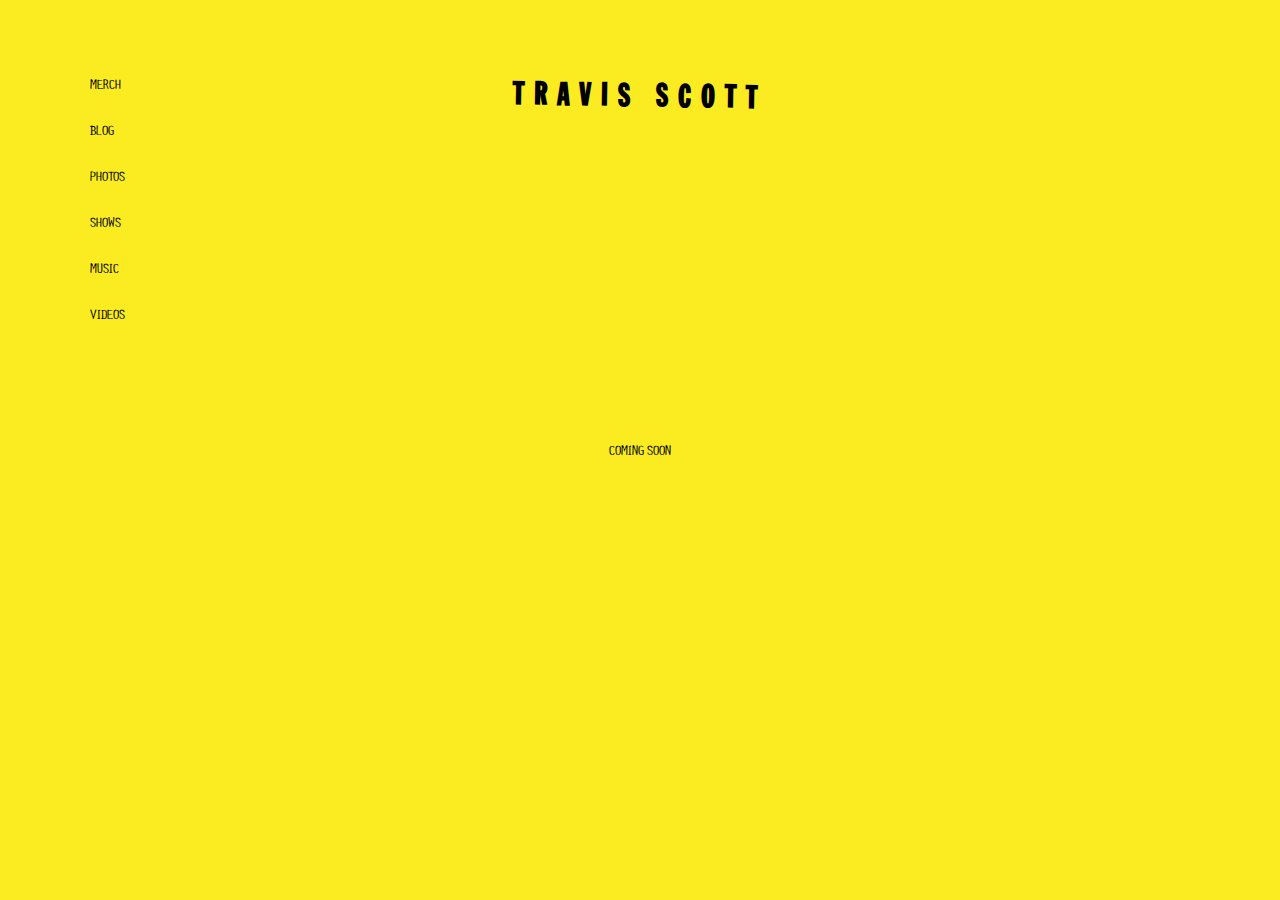
<file: photos.html>
<!DOCTYPE html>
<html>
	<head>
		<meta http-equiv="Content-Type" content="text/html; charset=UTF-8" />
		<meta content="Ezra Miller" name="author" />
		<meta content="Travis Scott Official Website" name="description" />
		<meta content="Travis Scott" property="og:title" />
		<meta content="Travis Scott Official Website" property="og:description" />
		<meta content="http://www.travisscott.com" property="og:url" />
		<meta content="Travis Scott" property="og:site_name" />
		<meta content="http://travisscott.com/img/fb.png" property="og:image" />
		<title>Travis Scott</title>
		<meta name="viewport" content="width=device-width, initial-scale=1.0, maximum-scale=1.0, user-scalable=no" />
		<link rel="stylesheet" href="css/normalize.css">
		<link rel="stylesheet" href="css/3.css">
		<link rel="icon" href="tsimages/favicon.ico" type="image/x-icon" />
		<script src="js/vendor/modernizr-2.6.2.min.js"></script>
		<script src="js/vendor/pace.min.js"></script>
		<style>
		</style>
	</head>
	<body>
		<div class="no-overflow">
			<div class="header-container">
				<h1 class="header"><a id="home" href="main.html">TRAVIS SCOTT</a></h1>
				<a id="back-button" href="main.html">&#60;</a>
			</div>
			<div class="nav-container">
				<ul id="nav">
					<li><a href="http://travisscott.myshopify.com/">MERCH</a></li>
					<li><a href="http://travis-x.tumblr.com">BLOG</a></li>
					<li><a id="photos" href="photos.html">PHOTOS</a></li>
					<h1 id="did-you-mobile">
						DID
						&nbsp;&nbsp;&nbsp;&nbsp;
						YOU
						&nbsp;&nbsp;&nbsp;&nbsp;
						SURVIVE
						&nbsp;&nbsp;&nbsp;&nbsp;
						THE
						&nbsp;&nbsp;&nbsp;&nbsp;
						RODEO
						&nbsp;&nbsp;&nbsp;&nbsp;
						?
					</h1>
					<li><a id="shows" href="shows.html">SHOWS</a></li>
					<li><a id="music" href="music.html">MUSIC</a></li>
					<li><a id="videos" href="videos.html">VIDEOS</a></li>
				</ul>

			</div>
			<div id="main">		
			</div>
			<!-- <a href="" id="menu-button">MENU</a> -->
			<!-- <img src="img/bigtourimage-3.png" alt=""> -->


			<!-- <footer>MADE BY <a href="http://ezramiller.biz/">EZRA</a></footer> -->
		</div>

		<script>
		var nav = document.getElementById("nav");
		var back_button = document.getElementById("back-button");
		var home = document.getElementById("home");
		var main = document.getElementById("main");
		var did_you_mobile = document.getElementById("did-you-mobile");
		var videos = document.getElementById("videos");
		var music = document.getElementById("music");
		var photos = document.getElementById("photos");
		var shows = document.getElementById("shows");
		var firstLoad = true;
		setupHistoryClicks();
		function setupHistoryClicks() {
		  addClicker(videos);
		  addClicker(music);
		  addClicker(photos);
		  addClicker(shows);
		  addClicker(back_button);
		  addClicker(home);
		}
		function addClicker(link) {
		  link.addEventListener("click", function(e) {
		    swapContent(link.href);
		    history.pushState(null, null, link.href);
		    e.preventDefault();
		  }, false);
		}

		function swapContent(href, callback) {
		  var req = new XMLHttpRequest();
		  req.open("GET",
		           "http://ezmill.github.io/travis2/templates/" +
		             href.split("/").pop(),
		           false);
			req.send(null);
		    if (req.status == 200) {
		    	if(window.innerWidth >= 701 || firstLoad){
				    main.innerHTML = req.responseText;
				    firstLoad = false;
		    	} else {
				    main.innerHTML = req.responseText;
				    back_button.style.display = "inline";
    		    	if(href == "http://ezmill.github.io/travis2/main.html"){ //to-do
					    nav.style.display = "block";
    				    back_button.style.display = "none";
			    	} else {
					    nav.style.display = "none";
			    	}
		    	}

			    setupHistoryClicks();
		    return true;
		  }
		  return false;
		}
		// back_button.addEventListener("click", function(e){
		// 	firstLoad = true;
		// 	// swapContent("images.html");
		//     history.pushState(null, null, "images.html");

		// })
		window.addEventListener("popstate", function(e) {
		    swapContent(location.pathname);
		});

		window.addEventListener("resize", function(e){
			if(back_button.style.display == "inline" && window.innerWidth>=700){
				back_button.style.display = "none";
			}
			if(nav.style.display == "none" && window.innerWidth>=700){
				nav.style.display = "block";
			}

		});

		document.body.onload = function(e){
			swapContent("photos.html");
		    history.pushState(null, null, "photos.html");
		    // e.preventDefault();
		}


		</script>
		<script>
		  (function(i,s,o,g,r,a,m){i['GoogleAnalyticsObject']=r;i[r]=i[r]||function(){
		  (i[r].q=i[r].q||[]).push(arguments)},i[r].l=1*new Date();a=s.createElement(o),
		  m=s.getElementsByTagName(o)[0];a.async=1;a.src=g;m.parentNode.insertBefore(a,m)
		  })(window,document,'script','//www.google-analytics.com/analytics.js','ga');

		  ga('create', 'UA-61497885-1', 'auto');
		  ga('send', 'pageview');

		</script>
	</body>
</html>
</file>
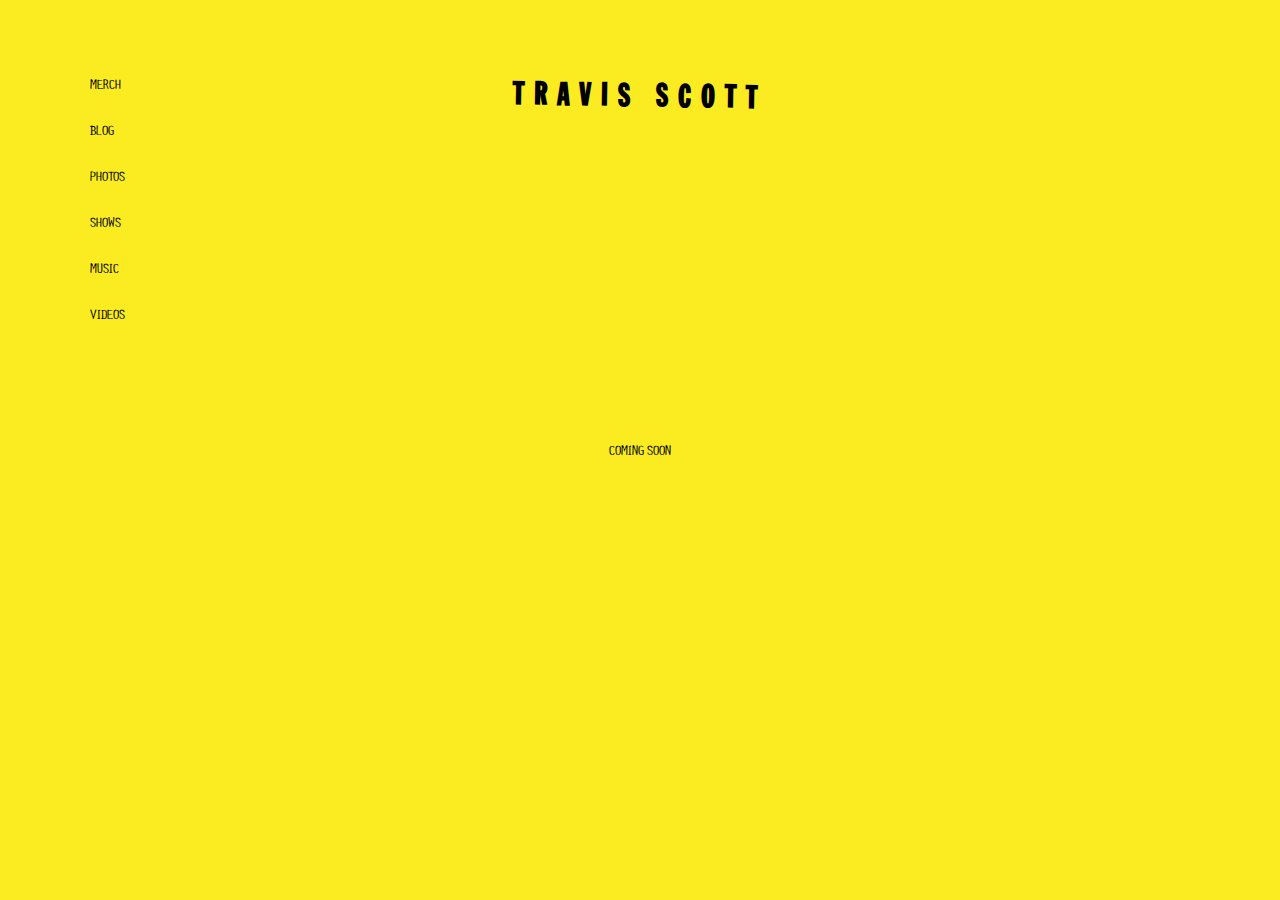
<file: shows.html>
<!DOCTYPE html>
<html>
	<head>
		<meta http-equiv="Content-Type" content="text/html; charset=UTF-8" />
		<meta content="Ezra Miller" name="author" />
		<meta content="Travis Scott Official Website" name="description" />
		<meta content="Travis Scott" property="og:title" />
		<meta content="Travis Scott Official Website" property="og:description" />
		<meta content="http://www.travisscott.com" property="og:url" />
		<meta content="Travis Scott" property="og:site_name" />
		<meta content="http://travisscott.com/img/fb.png" property="og:image" />
		<title>Travis Scott</title>
		<meta name="viewport" content="width=device-width, initial-scale=1.0, maximum-scale=1.0, user-scalable=no" />
		<link rel="stylesheet" href="css/normalize.css">
		<link rel="stylesheet" href="css/3.css">
		<link rel="icon" href="tsimages/favicon.ico" type="image/x-icon" />
		<script src="js/vendor/modernizr-2.6.2.min.js"></script>
		<script src="js/vendor/pace.min.js"></script>
		<style>
		</style>
	</head>
	<body>
		<div class="no-overflow">
			<div class="header-container">
				<h1 class="header"><a id="home" href="main.html">TRAVIS SCOTT</a></h1>
				<a id="back-button" href="main.html">&#60;</a>
			</div>
			<div class="nav-container">
				<ul id="nav">
					<li><a href="http://travisscott.myshopify.com/">MERCH</a></li>
					<li><a href="http://travis-x.tumblr.com">BLOG</a></li>
					<li><a id="photos" href="photos.html">PHOTOS</a></li>
					<h1 id="did-you-mobile">
						DID
						&nbsp;&nbsp;&nbsp;&nbsp;
						YOU
						&nbsp;&nbsp;&nbsp;&nbsp;
						SURVIVE
						&nbsp;&nbsp;&nbsp;&nbsp;
						THE
						&nbsp;&nbsp;&nbsp;&nbsp;
						RODEO
						&nbsp;&nbsp;&nbsp;&nbsp;
						?
					</h1>
					<li><a id="shows" href="shows.html">SHOWS</a></li>
					<li><a id="music" href="music.html">MUSIC</a></li>
					<li><a id="videos" href="videos.html">VIDEOS</a></li>
				</ul>

			</div>
			<div id="main">		
			</div>
			<!-- <a href="" id="menu-button">MENU</a> -->
			<!-- <img src="img/bigtourimage-3.png" alt=""> -->


			<!-- <footer>MADE BY <a href="http://ezramiller.biz/">EZRA</a></footer> -->
		</div>

		<script>
		var nav = document.getElementById("nav");
		var back_button = document.getElementById("back-button");
		var home = document.getElementById("home");
		var main = document.getElementById("main");
		var did_you_mobile = document.getElementById("did-you-mobile");
		var videos = document.getElementById("videos");
		var music = document.getElementById("music");
		var photos = document.getElementById("photos");
		var shows = document.getElementById("shows");
		var firstLoad = true;
		setupHistoryClicks();
		function setupHistoryClicks() {
		  addClicker(videos);
		  addClicker(music);
		  addClicker(photos);
		  addClicker(shows);
		  addClicker(back_button);
		  addClicker(home);
		}
		function addClicker(link) {
		  link.addEventListener("click", function(e) {
		    swapContent(link.href);
		    history.pushState(null, null, link.href);
		    e.preventDefault();
		  }, false);
		}

		function swapContent(href, callback) {
		  var req = new XMLHttpRequest();
		  req.open("GET",
		           "http://ezmill.github.io/travis2/templates/" +
		             href.split("/").pop(),
		           false);
			req.send(null);
		    if (req.status == 200) {
		    	if(window.innerWidth >= 701 || firstLoad){
				    main.innerHTML = req.responseText;
				    firstLoad = false;
		    	} else {
				    main.innerHTML = req.responseText;
				    back_button.style.display = "inline";
    		    	if(href == "http://ezmill.github.io/travis2/main.html"){ //to-do
					    nav.style.display = "block";
    				    back_button.style.display = "none";
			    	} else {
					    nav.style.display = "none";
			    	}
		    	}

			    setupHistoryClicks();
		    return true;
		  }
		  return false;
		}
		// back_button.addEventListener("click", function(e){
		// 	firstLoad = true;
		// 	// swapContent("images.html");
		//     history.pushState(null, null, "images.html");

		// })
		window.addEventListener("popstate", function(e) {
		    swapContent(location.pathname);
		});

		window.addEventListener("resize", function(e){
			if(back_button.style.display == "inline" && window.innerWidth>=700){
				back_button.style.display = "none";
			}
			if(nav.style.display == "none" && window.innerWidth>=700){
				nav.style.display = "block";
			}

		});

		document.body.onload = function(e){
			swapContent("shows.html");
		    history.pushState(null, null, "shows.html");
		    // e.preventDefault();
		}


		</script>
		<script>
		  (function(i,s,o,g,r,a,m){i['GoogleAnalyticsObject']=r;i[r]=i[r]||function(){
		  (i[r].q=i[r].q||[]).push(arguments)},i[r].l=1*new Date();a=s.createElement(o),
		  m=s.getElementsByTagName(o)[0];a.async=1;a.src=g;m.parentNode.insertBefore(a,m)
		  })(window,document,'script','//www.google-analytics.com/analytics.js','ga');

		  ga('create', 'UA-61497885-1', 'auto');
		  ga('send', 'pageview');

		</script>
	</body>
</html>
</file>
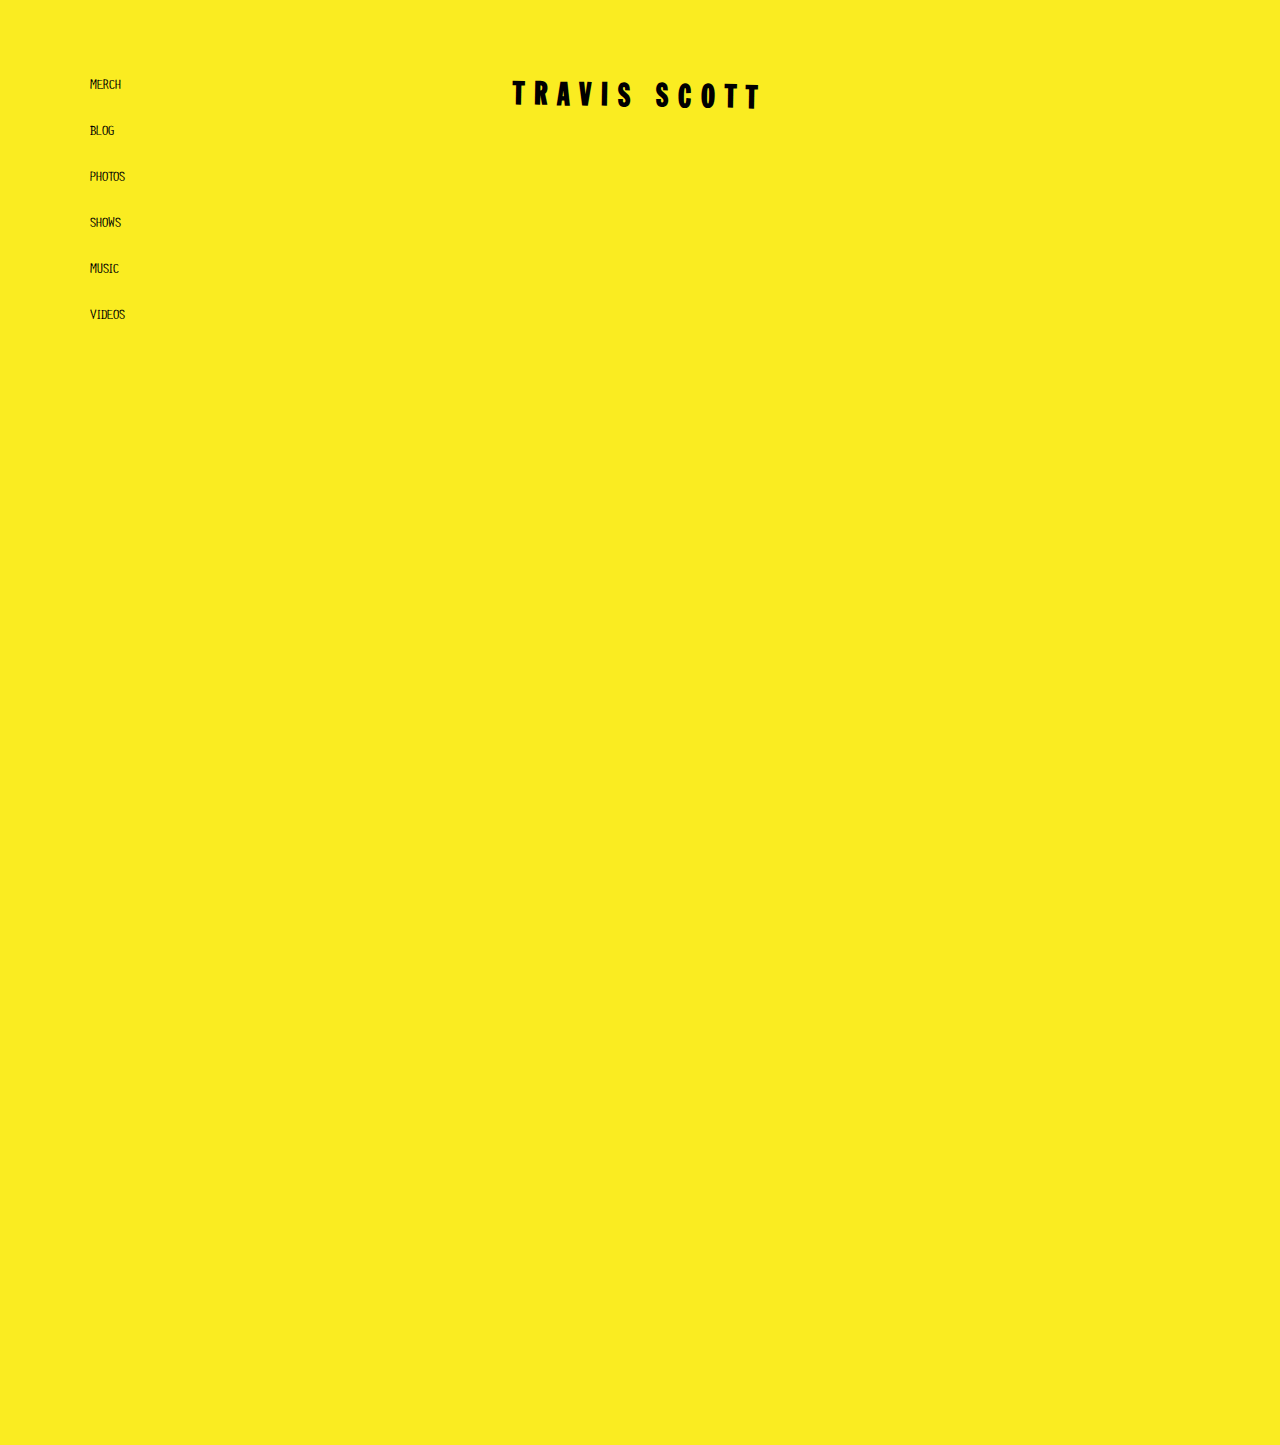
<file: videos.html>
<!DOCTYPE html>
<html>
	<head>
		<meta http-equiv="Content-Type" content="text/html; charset=UTF-8" />
		<meta content="Ezra Miller" name="author" />
		<meta content="Travis Scott Official Website" name="description" />
		<meta content="Travis Scott" property="og:title" />
		<meta content="Travis Scott Official Website" property="og:description" />
		<meta content="http://www.travisscott.com" property="og:url" />
		<meta content="Travis Scott" property="og:site_name" />
		<meta content="http://travisscott.com/img/fb.png" property="og:image" />
		<title>Travis Scott</title>
		<meta name="viewport" content="width=device-width, initial-scale=1.0, maximum-scale=1.0, user-scalable=no" />
		<link rel="stylesheet" href="css/normalize.css">
		<link rel="stylesheet" href="css/3.css">
		<link rel="icon" href="tsimages/favicon.ico" type="image/x-icon" />
		<script src="js/vendor/modernizr-2.6.2.min.js"></script>
		<script src="js/vendor/pace.min.js"></script>
		<style>
		</style>
	</head>
	<body>
		<div class="no-overflow">
			<div class="header-container">
				<h1 class="header"><a id="home" href="main.html">TRAVIS SCOTT</a></h1>
				<a id="back-button" href="main.html">&#60;</a>
			</div>
			<div class="nav-container">
				<ul id="nav">
					<li><a href="http://travisscott.myshopify.com/">MERCH</a></li>
					<li><a href="http://travis-x.tumblr.com">BLOG</a></li>
					<li><a id="photos" href="photos.html">PHOTOS</a></li>
					<h1 id="did-you-mobile">
						DID
						&nbsp;&nbsp;&nbsp;&nbsp;
						YOU
						&nbsp;&nbsp;&nbsp;&nbsp;
						SURVIVE
						&nbsp;&nbsp;&nbsp;&nbsp;
						THE
						&nbsp;&nbsp;&nbsp;&nbsp;
						RODEO
						&nbsp;&nbsp;&nbsp;&nbsp;
						?
					</h1>
					<li><a id="shows" href="shows.html">SHOWS</a></li>
					<li><a id="music" href="music.html">MUSIC</a></li>
					<li><a id="videos" href="videos.html">VIDEOS</a></li>
				</ul>

			</div>
			<div id="main">		
			</div>
			<!-- <a href="" id="menu-button">MENU</a> -->
			<!-- <img src="img/bigtourimage-3.png" alt=""> -->


			<!-- <footer>MADE BY <a href="http://ezramiller.biz/">EZRA</a></footer> -->
		</div>

		<script>
		var nav = document.getElementById("nav");
		var back_button = document.getElementById("back-button");
		var home = document.getElementById("home");
		var main = document.getElementById("main");
		var did_you_mobile = document.getElementById("did-you-mobile");
		var videos = document.getElementById("videos");
		var music = document.getElementById("music");
		var photos = document.getElementById("photos");
		var shows = document.getElementById("shows");
		var firstLoad = true;
		setupHistoryClicks();
		function setupHistoryClicks() {
		  addClicker(videos);
		  addClicker(music);
		  addClicker(photos);
		  addClicker(shows);
		  addClicker(back_button);
		  addClicker(home);
		}
		function addClicker(link) {
		  link.addEventListener("click", function(e) {
		    swapContent(link.href);
		    history.pushState(null, null, link.href);
		    e.preventDefault();
		  }, false);
		}

		function swapContent(href, callback) {
		  var req = new XMLHttpRequest();
		  req.open("GET",
		           "http://ezmill.github.io/travis2/templates/" +
		             href.split("/").pop(),
		           false);
			req.send(null);
		    if (req.status == 200) {
		    	if(window.innerWidth >= 701 || firstLoad){
				    main.innerHTML = req.responseText;
				    firstLoad = false;
		    	} else {
				    main.innerHTML = req.responseText;
				    back_button.style.display = "inline";
    		    	if(href == "http://ezmill.github.io/travis2/main.html"){ //to-do
					    nav.style.display = "block";
    				    back_button.style.display = "none";
			    	} else {
					    nav.style.display = "none";
			    	}
		    	}

			    setupHistoryClicks();
		    return true;
		  }
		  return false;
		}
		// back_button.addEventListener("click", function(e){
		// 	firstLoad = true;
		// 	// swapContent("images.html");
		//     history.pushState(null, null, "images.html");

		// })
		window.addEventListener("popstate", function(e) {
		    swapContent(location.pathname);
		});

		window.addEventListener("resize", function(e){
			if(back_button.style.display == "inline" && window.innerWidth>=700){
				back_button.style.display = "none";
			}
			if(nav.style.display == "none" && window.innerWidth>=700){
				nav.style.display = "block";
			}

		});

		document.body.onload = function(e){
			swapContent("videos.html");
		    history.pushState(null, null, "videos.html");
		    // e.preventDefault();
		}


		</script>
		<script>
		  (function(i,s,o,g,r,a,m){i['GoogleAnalyticsObject']=r;i[r]=i[r]||function(){
		  (i[r].q=i[r].q||[]).push(arguments)},i[r].l=1*new Date();a=s.createElement(o),
		  m=s.getElementsByTagName(o)[0];a.async=1;a.src=g;m.parentNode.insertBefore(a,m)
		  })(window,document,'script','//www.google-analytics.com/analytics.js','ga');

		  ga('create', 'UA-61497885-1', 'auto');
		  ga('send', 'pageview');

		</script>
	</body>
</html>
</file>
<file: css/3.css>
body{
	margin: 0;
	background: #FAEC21;
	position: absolute;
	top: 0;
	left: 0;
	right: 0;
	bottom: 0;
}
.pace {
  -webkit-pointer-events: none;
  pointer-events: none;

  -webkit-user-select: none;
  -moz-user-select: none;
  user-select: none;
}

.pace-inactive {
  display: none;
}

.pace .pace-progress {
  background: red;
  position: fixed;
  z-index: 2000;
  top: 0;
  right: 100%;
  width: 100%;
  height: 2px;
}
.no-overflow{
	overflow-x:hidden;
}
img{
	vertical-align: middle;
	/*position: absolute;*/
	/*top: 0;*/
	/*left: 0;*/
	width: 100vw;
	z-index: -1;
	pointer-events: none;
}
@font-face {
  font-family: 'Franklin Gothic Extra Condensed';
  src: url('Franklin Gothic Extra Condensed.ttf');
}
@font-face {
  font-family: 'InsideOut';
  src: url('Flyerfonts-InsideOut.otf');
}
@font-face {
  font-family: 'Malfunction';
  src: url('Flyerfonts-Malfunction.otf');
}

.header{
	margin: 0 auto;
	width: 100vw;
	text-align: center;
    -ms-transform: rotate(1deg); /* IE 9 */
    -webkit-transform: rotate(1deg); /* Chrome, Safari, Opera */
    transform: rotate(1deg);
	position: absolute;
	/*top: 125px;*/
	margin-top: 6vw;
		
	/*z-index: -1;*/
	letter-spacing: 10px;
	font-family: 'Franklin Gothic Extra Condensed';
}
.header a{
	z-index: 1;
}
#back-button{
    -ms-transform: rotate(1deg); /* IE 9 */
    -webkit-transform: rotate(1deg); /* Chrome, Safari, Opera */
    transform: rotate(1deg);
	margin: 0 auto;
	width: 100vw;
	text-align: center;
	display: none;
	position: absolute;
	margin-top: 100px;
	font-family: 'Franklin Gothic Extra Condensed';
	font-size: 14px;
}

#nav{
    list-style: none;
    position: absolute;
    top: 30px;
    left: 50px; 
    z-index: 2;  
}
#offscreen{
	display: none;
	position: absolute;
	/*left: -50vw;*/
	top: 0;
}
#menu-button{
	display: none;
	font-family: "InsideOut";
	margin: 30px 0;
	position: absolute;
	top: 100px;
    left: 25px;  
	color: black;
	text-decoration: none;
}
.coming-soon{
	/*display:none;*/
	position: absolute;
	top: 50%;
	width: 100vw;
	-webkit-transform: translateY(-50%);
	-ms-transform: translateY(-50%);
	transform: translateY(-50%);
}
.coming-soon p{
		font-family: "InsideOut";

	font-size: 14px;

	color: black;

	text-align: center;

}

li{
	margin: 30px 0;
	font-family: "InsideOut";
	font-size: 14px;
}
a{
	color: black;
	text-decoration: none;

}
a:focus, *:focus {
    noFocusLine: expression(this.onFocus=this.blur());
}
:focus{
    outline:0; /*removes the dotted border*/
}
.red-container{
	width: 100vw;
	position: relative;
}
.did-you, #did-you-mobile{
	font-family: 'Franklin Gothic Extra Condensed';
	-ms-transform: rotate(1deg); /* IE 9 */
    -webkit-transform: rotate(1deg); /* Chrome, Safari, Opera */
    transform: rotate(1deg);
    color: red;
    width: 100vw;
}
.did-you{
	position: fixed;
	top: 50vh;
    font-size: 4vw;
    margin: 0 0 0 5vw;
}
#did-you-mobile{
	display: none;
	font-size: 20px;
	text-align: center;
	margin: 0;
}
.videos, .music{
	width: 100vw;
	margin: 0 auto;
	margin-top: 200px;
	z-index: -1;
}
.videos iframe, .music iframe{
	display: block;
	margin: 0 auto;
	margin-top: 100px;
}
.videos iframe:last-child{
	margin-bottom: 100px;
}

@media screen and (max-width: 700px) {

    li a{
    	color: white;
    }
    img{
    	width: 600vw;
    	position: relative;
    	/*left: 0;*/
    	margin-left: -200vw;
    }
	.first{
		margin-top: -500px;
	}
    li{
		text-align: center;
		font-size: 16px;
	    /*text-shadow: 0px 1px 0px black;*/
    }
    #nav{
		width: 100vw;
		padding: 0;
    	position: fixed;
	    top: 50%;
	    left: 0;
	    -webkit-transform: translateY(-50%);
	    -ms-transform: translateY(-50%);
	    transform: translateY(-50%);
    }
    .header{
		z-index: 1;
    }
    .videos iframe, .music iframe{
		display: block;
		margin: 0 auto;
		margin-top: 100px;
		width: 100%;
	}
	#did-you-mobile{
		display: block;
	}
	.did-you{
		display: none;
	}

}

@media screen and (max-width: 400px) {
    .header a{
    	color: white;
    }
    #did-you-mobile{
    	font-size: 16px;
    }
}
</file>
<file: css/2.css>
body{
	margin: 0;
	background: #FAEC21;
	position: absolute;
	top: 0;
	left: 0;
	right: 0;
	bottom: 0;
}
.no-overflow{
	overflow-x:hidden;
}
.img-container{

}
img{
	vertical-align: middle;
	/*position: absolute;*/
	/*top: 0;*/
	/*left: 0;*/
	width: 100vw;
	z-index: -1;
	pointer-events: none;
}
@font-face {
  font-family: 'Franklin Gothic Extra Condensed';
  src: url('Franklin Gothic Extra Condensed.ttf');
}
@font-face {
  font-family: 'InsideOut';
  src: url('Flyerfonts-InsideOut.otf');
}
@font-face {
  font-family: 'Malfunction';
  src: url('Flyerfonts-Malfunction.otf');
}

.header{
	margin: 0 auto;
	width: 100vw;
	text-align: center;
    -ms-transform: rotate(1deg); /* IE 9 */
    -webkit-transform: rotate(1deg); /* Chrome, Safari, Opera */
    transform: rotate(1deg);
	position: absolute;
	/*top: 125px;*/
	margin-top: 6vw;
		
	/*z-index: -1;*/
	letter-spacing: 10px;
	font-family: 'Franklin Gothic Extra Condensed';
}
.header a{
	z-index: 1;
}
.back-button{
    -ms-transform: rotate(1deg); /* IE 9 */
    -webkit-transform: rotate(1deg); /* Chrome, Safari, Opera */
    transform: rotate(1deg);
	margin: 0 auto;
	width: 100vw;
	text-align: center;
	display: none;
	position: absolute;
	margin-top: 100px;
	font-family: 'Franklin Gothic Extra Condensed';
	font-size: 14px;


}
.nav{
    list-style: none;
    position: absolute;
    top: 30px;
    left: 50px; 
    z-index: 2;  
}
.mobile-nav{
	display: none;
	position: absolute;
    /*top: 30px;*/
    /*left: 50px;   */
	list-style: none;
}
#offscreen{
	display: none;
	position: absolute;
	/*left: -50vw;*/
	top: 0;
}
#menu-button{
	display: none;
	font-family: "InsideOut";
	margin: 30px 0;
	position: absolute;
	top: 100px;
    left: 25px;  
	color: black;
	text-decoration: none;
}
.coming-soon{
	display:none;
	position: absolute;
	top: 50%;
	width: 100vw;
	-webkit-transform: translateY(-50%);
	-ms-transform: translateY(-50%);
	transform: translateY(-50%);
}
.coming-soon p{
		font-family: "InsideOut";

	font-size: 14px;

	color: black;

	text-align: center;

}

li{
	margin: 30px 0;
	font-family: "InsideOut";
	font-size: 14px;
}
a{
	color: black;
	text-decoration: none;

}
a:focus, *:focus {
    noFocusLine: expression(this.onFocus=this.blur());
}
:focus{
    outline:0; /*removes the dotted border*/
}
.red-container{
	width: 100vw;
	position: relative;
}
.did-you{
	position: fixed;
	top: 50vh;
	font-family: 'Franklin Gothic Extra Condensed';
	-ms-transform: rotate(1deg); /* IE 9 */
    -webkit-transform: rotate(1deg); /* Chrome, Safari, Opera */
    transform: rotate(1deg);
    font-size: 4vw;
    /*letter-spacing: 20px;*/
    color: red;
    margin: 0 0 0 5vw;
    width: 100vw;
}

.did-you-mobile{
	display: none;
	/*top: 50vh;*/
	/*position: fixed;*/
	font-family: 'Franklin Gothic Extra Condensed';
	-ms-transform: rotate(1deg); /* IE 9 */
    -webkit-transform: rotate(1deg); /* Chrome, Safari, Opera */
    transform: rotate(1deg);
    color: red;
    /*margin: 0 0 0 5vw;*/
    width: 100vw;
}
.videos, .music{
	display: none;
	width: 100vw;
	margin: 0 auto;
	/*text-align: center;*/
	/*position: relative;*/
	margin-top: 200px;
	z-index: -1;
}
.videos iframe, .music iframe{
	display: block;
	margin: 0 auto;
	margin-top: 100px;
	/*max-width: 700px;*/
}
.videos iframe:last-child{
	margin-bottom: 100px;
}
footer{
	font-family: "Franklin Gothic Extra Condensed";
	color: rgba(0,0,0,0.4);
	text-align: center;
	width: 100vw;
	margin-bottom: 20px;
    letter-spacing: 10px;
	font-size: 18px;
}
footer a{
	text-decoration: underline;
	color: rgba(255,0,0,0.4);
}
@media screen and (max-width: 700px) {
    .nav {
        display: none;
    }
    #offscreen{
    	display: block;
    }
    li a{
    	color: white;
    }
    img{
    	width: 600vw;
    	position: relative;
    	/*left: 0;*/
    	margin-left: -200vw;
    }
	.first{
		margin-top: -500px;
	}
    li{
		text-align: center;
		font-size: 16px;
	    /*text-shadow: 0px 1px 0px black;*/
    }
    .mobile-nav{
		width: 100vw;
		padding: 0;
    	display: block;
    	/*margin-top: 20vh;*/
    	position: fixed;
    	  /*position: relative;*/
	    top: 50%;
	    -webkit-transform: translateY(-50%);
	    -ms-transform: translateY(-50%);
	    transform: translateY(-50%);

    }
    .did-you-mobile{
		display: none;
    	font-size: 20px;
    	display: block;
    	text-align: center;
    	margin: 0;
	}
    #menu-button{
    	display: inline;
    }
    .did-you{
    	font-size: 10vw;
    	display: none;
    }
    .header{
		z-index: 1;
    }
    .videos iframe, .music iframe{
		display: block;
		margin: 0 auto;
		margin-top: 100px;
		width: 100%;
	}

}

@media screen and (max-width: 400px) {
    .header a{
    	color: white;
    }
    .did-you-mobile{
    	font-size: 16px;
    }
}
</file>
<file: css/main.css>
/*! HTML5 Boilerplate v4.3.0 | MIT License | http://h5bp.com/ */

/*
 * What follows is the result of much research on cross-browser styling.
 * Credit left inline and big thanks to Nicolas Gallagher, Jonathan Neal,
 * Kroc Camen, and the H5BP dev community and team.
 */

/* ==========================================================================
   Base styles: opinionated defaults
   ========================================================================== */

html,
button,
input,
select,
textarea {
    color: #222;
}

html {
    font-size: 1em;
    line-height: 1.4;
}

/*
 * Remove text-shadow in selection highlight: h5bp.com/i
 * These selection rule sets have to be separate.
 * Customize the background color to match your design.
 */

::-moz-selection {
    background: #b3d4fc;
    text-shadow: none;
}

::selection {
    background: #b3d4fc;
    text-shadow: none;
}

/*
 * A better looking default horizontal rule
 */

hr {
    display: block;
    height: 1px;
    border: 0;
    border-top: 1px solid #ccc;
    margin: 1em 0;
    padding: 0;
}

/*
 * Remove the gap between images, videos, audio and canvas and the bottom of
 * their containers: h5bp.com/i/440
 */

audio,
canvas,
img,
video {
    vertical-align: middle;
}

/*
 * Remove default fieldset styles.
 */

fieldset {
    border: 0;
    margin: 0;
    padding: 0;
}

/*
 * Allow only vertical resizing of textareas.
 */

textarea {
    resize: vertical;
}

/* ==========================================================================
   Browse Happy prompt
   ========================================================================== */

.browsehappy {
    margin: 0.2em 0;
    background: #ccc;
    color: #000;
    padding: 0.2em 0;
}

/* ==========================================================================
   Author's custom styles
   ========================================================================== */
@-webkit-keyframes moveclouds {
    0% {margin-top: 2000px;}
    100% {margin-top: 0px;}
}
@-moz-keyframes moveclouds {
    0% {margin-top: 2000px;}
    100% {margin-top: 0px;}
}
@-o-keyframes moveclouds {
    0% {margin-top: 2000px;}
    100% {margin-top: 0px;}
}


html {
    background-color: #000;
    color:#fff;
    font-family: Helvetica, sans-serif, Arial;
    font-weight: bold;
    font-size: 12px;
    /*background: url(../img/bg_virgil.jpg) no-repeat center center fixed; 
    -webkit-background-size: cover;
    -moz-background-size: cover;
    -o-background-size: cover;
    background-size: cover;*/
}

body {
    width:100%;
    /*overflow: scroll;*/
}

* {
    -moz-box-sizing: border-box;
    -webkit-box-sizing: border-box;
    box-sizing: border-box;

}
a img{
    outline: none;
}
a{
    border: 0;
}
img{
    border : 0;
}
.boxMusic {
    width:100%;
    height: 22px;
    position: relative;
    bottom:0px;
    right:0px;
    opacity: 1;
}
iframe {
    /*width:400px !important;*/
/*    position: absolute;
    top:30px;
    left: -270px;*/
    overflow: scroll;
    z-index: 0;
    background-color: #000;
}
a,
a:hover {
    color: #fff;
    text-decoration: none;
    outline: 0;
}
.poster-div, .poster{
    background: rgba(0,0,0,0.7);

}
.poster-div, .poster, .button-img-div, .button-img{
    display: block;
    margin-left: auto;
    margin-right: auto;
    max-width: 100vw;
    outline: none;
    position: relative;

}
.button-img-div{
    /*margin-top: -100px;*/
    outline: 0;

}
.button-img{
    background: none;

}
.button a, .button a:hover, .button a:focus {
    height: 0;
    color: inherit;
    text-decoration: none;
}
#opaque{
    width: 100%;
    height: 100%;
    position: absolute;
    top: 0;
    left: 0;
    z-index: 0;
}
#black-bg{
    width: 100%;
    height: 100%;
    background-color: rgba(0,0,0,1);
    opacity: 0;

}
.tour-text {
    /*display: none;*/
    color: yellow;
    opacity: 0;
    font-style: bold;
    font-size: 40px;
    /*position: fixed;*/
    position: absolute;
    top: 0;
    left: 0;
}
.tour-dates, .tour-dates-div{
    display: block;
    margin-left: auto;
    margin-right: auto;
    width: 100vw;
    position: relative;
    vertical-align: middle;
}

.half{
    width: 50vw;
    height: 1.9vw;
    display: inline-block;
}
.half-test{
    width: 50%;
    height: 3.7vw;
    float: right;
}
.date-link{
    margin-left: auto;
    margin-right: auto;
    position: relative;
    float: right;
    margin-top: 1.88vw;
}
#dates{
}
.date-link-container{
    width: 100vw;
    height: 100vh;
    position: absolute;
    top: 1vw;
    left: 0;
}
.mobile-date-link-container{
    width: 100vw;
    height: 100vh;
    position: absolute;
    top: 1vw;
    left: 0;
    display: none;
}
.Absolute-Center {
  margin: auto;
  position: absolute;
  top: 0; left: 0; bottom: 0; right: 0;
}
#dates-stack{
    display: none;
}
.og-close{
    position: absolute;
    top: 2.5vw;
    left: 2.5%;
    width: 3%;
    height: 3%; 
    cursor: pointer;  
    z-index: 4;
}
.og-close:hover{
    cursor: pointer;  
}
.og-close::before, .og-close::after {
    content: '';
    position: absolute;
    width: 100%;
    top: 50%;
    height: 2px;
    background: red;
    -webkit-transform: rotate(45deg);
    -moz-transform: rotate(45deg);
    transform: rotate(45deg);
}
.og-close::after {
    -webkit-transform: rotate(-45deg);
    -moz-transform: rotate(-45deg);
    transform: rotate(-45deg);
}
.presale:hover{

}
@media only screen and (max-width: 900px){
    #dates{
        display: none;
    }
    #dates-stack{
        display: block;
    }
    .tour-text{
        position: absolute;
        display: none;
    }
    .date-link-container{
        width: 100vw;
        height: 100vh;
        position: absolute;
        top: 5vw;
        left: 0;
        display: none;
    }
    .mobile-date-link-container{
        display: block;
        width: 100vw;
        height: 100vh;
        position: absolute;
        top: 5vw;
        left: 0;
    }
    .half{
        width: 100vw;
        height: 6.7vw;
        display: inline-block;
    }
    .half-test{
        width: 100%;
        height: 6.6vw;
        float: right;
    }
    .date-link{
        margin-left: auto;
        margin-right: auto;
        position: relative;
        margin-bottom: 0.01vw;
        margin-top: 0;
    }
    .og-close{
        position:absolute;
        top: 2.5vw;
        left: 2.5%;
        width: 4%;
        height: 4%; 
    }
}
@media only screen and (min-width: 900px){

}
/*committing*/

/* ==========================================================================
   Helper classes
   ========================================================================== */

/*
 * Image replacement
 */

.ir {
    background-color: transparent;
    border: 0;
    overflow: hidden;
    /* IE 6/7 fallback */
    *text-indent: -9999px;
}

.ir:before {
    content: "";
    display: block;
    width: 0;
    height: 150%;
}

/*
 * Hide from both screenreaders and browsers: h5bp.com/u
 */

.hidden {
    display: none !important;
    visibility: hidden;
}

/*
 * Hide only visually, but have it available for screenreaders: h5bp.com/v
 */

.visuallyhidden {
    border: 0;
    clip: rect(0 0 0 0);
    height: 1px;
    margin: -1px;
    overflow: hidden;
    padding: 0;
    position: absolute;
    width: 1px;
}

/*
 * Extends the .visuallyhidden class to allow the element to be focusable
 * when navigated to via the keyboard: h5bp.com/p
 */

.visuallyhidden.focusable:active,
.visuallyhidden.focusable:focus {
    clip: auto;
    height: auto;
    margin: 0;
    overflow: visible;
    position: static;
    width: auto;
}

/*
 * Hide visually and from screenreaders, but maintain layout
 */

.invisible {
    visibility: hidden;
}

/*
 * Clearfix: contain floats
 *
 * For modern browsers
 * 1. The space content is one way to avoid an Opera bug when the
 *    `contenteditable` attribute is included anywhere else in the document.
 *    Otherwise it causes space to appear at the top and bottom of elements
 *    that receive the `clearfix` class.
 * 2. The use of `table` rather than `block` is only necessary if using
 *    `:before` to contain the top-margins of child elements.
 */

.clearfix:before,
.clearfix:after {
    content: " "; /* 1 */
    display: table; /* 2 */
}

.clearfix:after {
    clear: both;
}

/*
 * For IE 6/7 only
 * Include this rule to trigger hasLayout and contain floats.
 */

.clearfix {
    *zoom: 1;
}

/* ==========================================================================
   EXAMPLE Media Queries for Responsive Design.
   These examples override the primary ('mobile first') styles.
   Modify as content requires.
   ========================================================================== */



@media print,
       (-o-min-device-pixel-ratio: 5/4),
       (-webkit-min-device-pixel-ratio: 1.25),
       (min-resolution: 120dpi) {
    /* Style adjustments for high resolution devices */
}

/* ==========================================================================
   Print styles.
   Inlined to avoid required HTTP connection: h5bp.com/r
   ========================================================================== */

@media print {
    * {
        background: transparent !important;
        color: #000 !important; /* Black prints faster: h5bp.com/s */
        box-shadow: none !important;
        text-shadow: none !important;
    }

    a,
    a:visited {
        text-decoration: underline;
    }

    a[href]:after {
        content: " (" attr(href) ")";
    }

    abbr[title]:after {
        content: " (" attr(title) ")";
    }

    /*
     * Don't show links for images, or javascript/internal links
     */

    .ir a:after,
    a[href^="javascript:"]:after,
    a[href^="#"]:after {
        content: "";
    }

    pre,
    blockquote {
        border: 1px solid #999;
        page-break-inside: avoid;
    }

    thead {
        display: table-header-group; /* h5bp.com/t */
    }

    tr,
    img {
        page-break-inside: avoid;
    }

    img {
        max-width: 100% !important;
    }

    @page {
        margin: 0.5cm;
    }

    p,
    h2,
    h3 {
        orphans: 3;
        widows: 3;
    }

    h2,
    h3 {
        page-break-after: avoid;
    }
}
</file>
